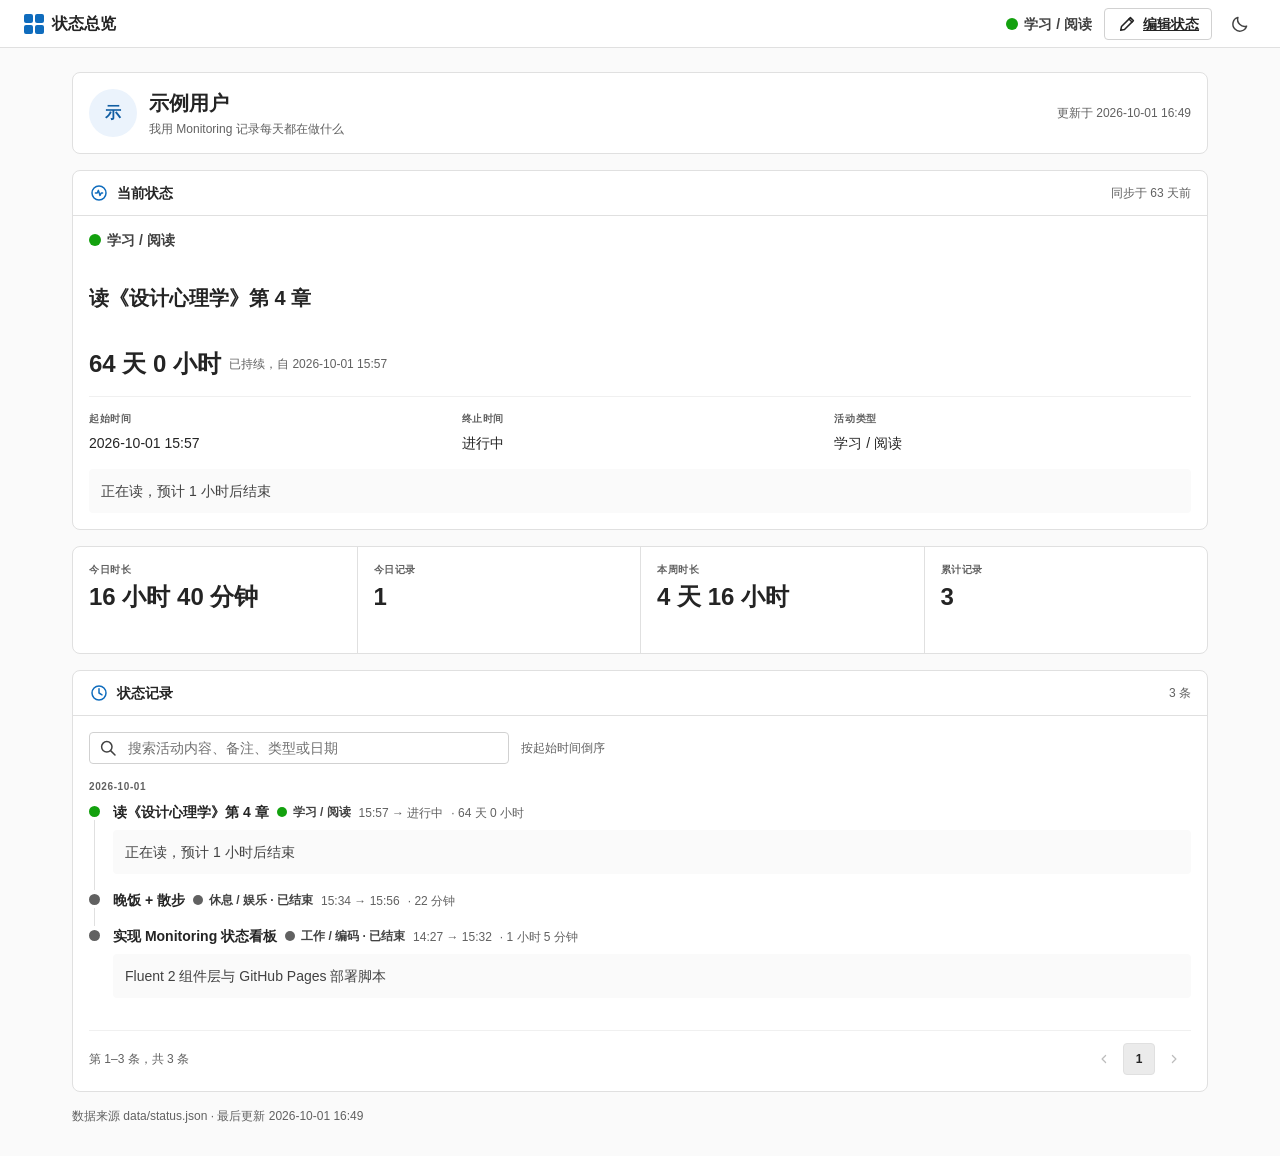
<file: index.html>
<!DOCTYPE html>
<html lang="zh-CN">
<head>
<meta charset="utf-8">
<meta name="viewport" content="width=device-width, initial-scale=1">
<title>Monitoring · 状态总览</title>
<meta name="description" content="实时查看当前状态与历史状态记录（活动内容 / 起止时间 / 备注）。">
<meta name="color-scheme" content="light dark">
<script>try{var t=localStorage.getItem("monitoring:theme");if(t)document.documentElement.dataset.theme=t}catch(e){}
window.__DATA__=fetch("data/status.json").then(function(r){return r.ok?r.json():null}).catch(function(){return null});</script>
<link rel="icon" href="data:image/svg+xml,<svg xmlns='http://www.w3.org/2000/svg' viewBox='0 0 32 32'><rect width='32' height='32' rx='6' fill='%230f6cbd'/></svg>">
<link rel="stylesheet" href="assets/tokens.min.css">
<link rel="stylesheet" href="assets/app.css">
</head>
<body>
<!-- 只读展示页：无导航栏、无编辑入口，部署到 GitHub Pages 的就是这一份 -->
<svg xmlns="http://www.w3.org/2000/svg" style="display:none" aria-hidden="true">
  <symbol id="i-pulse" viewBox="0 0 20 20"><circle cx="10" cy="10" r="7"/><path d="M6.4 10h1.8l1.2-2.6 1.6 5 1.2-2.4h1.4"/></symbol>
  <symbol id="i-clock" viewBox="0 0 20 20"><circle cx="10" cy="10" r="7"/><path d="M10 5.8V10l3 1.8"/></symbol>
  <symbol id="i-info" viewBox="0 0 20 20"><circle cx="10" cy="10" r="7"/><path d="M10 9v4.6M10 6.5h.01"/></symbol>
  <symbol id="i-check" viewBox="0 0 20 20"><circle cx="10" cy="10" r="7"/><path d="M6.8 10.2l2.2 2.2 4.2-4.6"/></symbol>
  <symbol id="i-error" viewBox="0 0 20 20"><circle cx="10" cy="10" r="7"/><path d="M10 6.4v4.4M10 13.4h.01"/></symbol>
  <symbol id="i-moon" viewBox="0 0 20 20"><path d="M16.6 12.1A7 7 0 0 1 7.9 3.4a7 7 0 1 0 8.7 8.7z"/></symbol>
  <symbol id="i-sun" viewBox="0 0 20 20"><circle cx="10" cy="10" r="3.4"/><path d="M10 2.6v1.6M10 15.8v1.6M17.4 10h-1.6M4.2 10H2.6M15.2 4.8l-1.1 1.1M5.9 14.1l-1.1 1.1M15.2 15.2l-1.1-1.1M5.9 5.9 4.8 4.8"/></symbol>
  <symbol id="i-search" viewBox="0 0 20 20"><circle cx="8.8" cy="8.8" r="5.2"/><path d="M12.6 12.6 17 17"/></symbol>
  <symbol id="i-chevron-left" viewBox="0 0 20 20"><path d="M12 5.6 7.6 10 12 14.4"/></symbol>
  <symbol id="i-chevron-right" viewBox="0 0 20 20"><path d="M8 5.6 12.4 10 8 14.4"/></symbol>
</svg>

<div class="main">
  <header class="commandbar">
    <span class="commandbar__brand">
      <span class="rail__logo" aria-hidden="true"><i></i><i></i><i></i><i></i></span>
      <span class="commandbar__title">状态总览</span>
    </span>
    <span class="commandbar__spacer"></span>
    <span class="presence presence--large presence--offline" id="me-presence"><span class="presence__dot"></span><span data-me-state>加载中</span></span>
    <button class="btn btn--subtle btn--icon" type="button" data-theme-toggle aria-label="切换主题"></button>
  </header>

  <main class="content">
    <div class="stack">
      <div class="banner" id="local-banner" hidden>
        <svg class="icon" width="16" height="16" viewBox="0 0 20 20" fill="none" stroke="currentColor" stroke-width="1.5" stroke-linecap="round" stroke-linejoin="round" aria-hidden="true"><use href="#i-info"></use></svg>
        <span>本机存在未发布的修改，当前显示的是本地版本。</span>
      </div>

      <section class="card">
        <div class="identity">
          <span class="avatar avatar--lg" data-avatar aria-hidden="true">M</span>
          <div class="stack-xs grow">
            <h1 class="subtitle1" id="owner-name">Monitoring</h1>
            <p class="caption1" id="owner-bio"></p>
          </div>
          <span class="caption1" id="updated-at"></span>
        </div>
      </section>

      <section class="card card--flush" aria-live="polite">
        <div class="card__head">
          <svg class="icon" width="20" height="20" viewBox="0 0 20 20" fill="none" stroke="currentColor" stroke-width="1.5" stroke-linecap="round" stroke-linejoin="round" aria-hidden="true"><use href="#i-pulse"></use></svg>
          <span class="card__title">当前状态</span>
          <span class="grow"></span>
          <span class="caption1" id="hero-since"></span>
        </div>
        <div class="card__body" data-hero></div>
      </section>

      <section class="metrics" id="metrics" aria-label="时间统计"></section>

      <section class="card card--flush">
        <div class="card__head">
          <svg class="icon" width="20" height="20" viewBox="0 0 20 20" fill="none" stroke="currentColor" stroke-width="1.5" stroke-linecap="round" stroke-linejoin="round" aria-hidden="true"><use href="#i-clock"></use></svg>
          <span class="card__title">状态记录</span>
          <span class="grow"></span>
          <span class="caption1" id="record-count"></span>
        </div>
        <div class="card__body">
          <div class="list-toolbar">
            <label class="search" for="q">
              <svg class="icon" width="20" height="20" viewBox="0 0 20 20" fill="none" stroke="currentColor" stroke-width="1.5" stroke-linecap="round" stroke-linejoin="round" aria-hidden="true"><use href="#i-search"></use></svg>
              <input id="q" type="search" placeholder="搜索活动内容、备注、类型或日期" autocomplete="off">
            </label>
            <span class="caption1" id="result-hint"></span>
          </div>
          <div id="timeline" aria-live="polite"></div>
          <div class="pager" id="pager"></div>
        </div>
      </section>

      <p class="caption1" id="page-footer"></p>
    </div>
  </main>
</div>

<script src="assets/store.js"></script>
<script src="assets/ui.js"></script>
<script src="assets/view.js"></script>
</body>
</html>
</file>
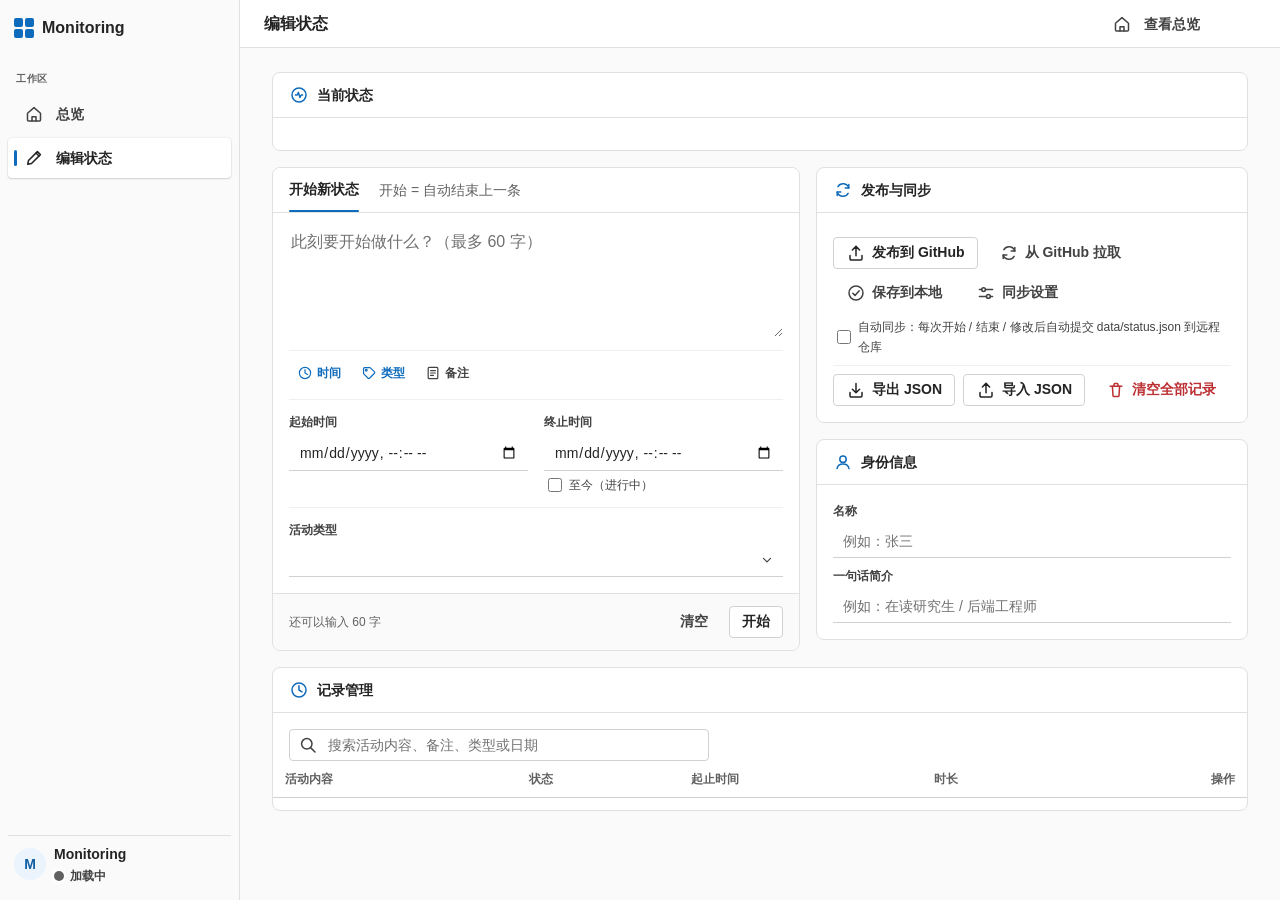
<file: edit.html>
<!DOCTYPE html>
<html lang="zh-CN">
<head>
<meta charset="utf-8">
<meta name="viewport" content="width=device-width, initial-scale=1">
<title>Monitoring · 编辑状态</title>
<meta name="color-scheme" content="light dark">
<script>try{var t=localStorage.getItem("monitoring:theme");if(t)document.documentElement.dataset.theme=t}catch(e){}
window.__DATA__=fetch("data/status.json").then(function(r){return r.ok?r.json():null}).catch(function(){return null});</script>
<link rel="icon" href="data:image/svg+xml,<svg xmlns='http://www.w3.org/2000/svg' viewBox='0 0 32 32'><rect width='32' height='32' rx='6' fill='%230f6cbd'/></svg>">
<link rel="prefetch" href="index.html">
<link rel="stylesheet" href="assets/tokens.min.css">
<link rel="stylesheet" href="assets/app.css">
</head>
<body>
<!-- 本地管理页：不会部署到 GitHub Pages（Pages 白名单只含 index.html 与只读资源） -->
<svg xmlns="http://www.w3.org/2000/svg" style="display:none" aria-hidden="true">
  <symbol id="i-home" viewBox="0 0 20 20"><path d="M3.5 9.2 10 3.6l6.5 5.6V16a1 1 0 0 1-1 1h-11a1 1 0 0 1-1-1z"/><path d="M8 17v-4.2h4V17"/></symbol>
  <symbol id="i-edit" viewBox="0 0 20 20"><path d="M13.4 3.6l3 3-8.9 8.9-3.8.8.8-3.8z"/><path d="M12 5l3 3"/></symbol>
  <symbol id="i-clock" viewBox="0 0 20 20"><circle cx="10" cy="10" r="7"/><path d="M10 5.8V10l3 1.8"/></symbol>
  <symbol id="i-tag" viewBox="0 0 20 20"><path d="M3.2 10.9V4.4a1.2 1.2 0 0 1 1.2-1.2h6.5a1.2 1.2 0 0 1 .85.35l5.1 5.1a1.2 1.2 0 0 1 0 1.7l-6.25 6.25a1.2 1.2 0 0 1-1.7 0l-5.1-5.1a1.2 1.2 0 0 1-.35-.85z"/><circle cx="6.6" cy="6.6" r="1.1"/></symbol>
  <symbol id="i-note" viewBox="0 0 20 20"><path d="M5.2 3h9.6a1.2 1.2 0 0 1 1.2 1.2v11.6a1.2 1.2 0 0 1-1.2 1.2H5.2A1.2 1.2 0 0 1 4 15.8V4.2A1.2 1.2 0 0 1 5.2 3z"/><path d="M7 7h6M7 10h6M7 13h3.5"/></symbol>
  <symbol id="i-pulse" viewBox="0 0 20 20"><circle cx="10" cy="10" r="7"/><path d="M6.4 10h1.8l1.2-2.6 1.6 5 1.2-2.4h1.4"/></symbol>
  <symbol id="i-check" viewBox="0 0 20 20"><circle cx="10" cy="10" r="7"/><path d="M6.8 10.2l2.2 2.2 4.2-4.6"/></symbol>
  <symbol id="i-error" viewBox="0 0 20 20"><circle cx="10" cy="10" r="7"/><path d="M10 6.4v4.4M10 13.4h.01"/></symbol>
  <symbol id="i-moon" viewBox="0 0 20 20"><path d="M16.6 12.1A7 7 0 0 1 7.9 3.4a7 7 0 1 0 8.7 8.7z"/></symbol>
  <symbol id="i-sun" viewBox="0 0 20 20"><circle cx="10" cy="10" r="3.4"/><path d="M10 2.6v1.6M10 15.8v1.6M17.4 10h-1.6M4.2 10H2.6M15.2 4.8l-1.1 1.1M5.9 14.1l-1.1 1.1M15.2 15.2l-1.1-1.1M5.9 5.9 4.8 4.8"/></symbol>
  <symbol id="i-upload" viewBox="0 0 20 20"><path d="M10 12.8V3.4M6.4 7 10 3.4 13.6 7"/><path d="M4 12.4v3.4a1.2 1.2 0 0 0 1.2 1.2h9.6a1.2 1.2 0 0 0 1.2-1.2v-3.4"/></symbol>
  <symbol id="i-download" viewBox="0 0 20 20"><path d="M10 3.4v9.4M6.4 9.2 10 12.8l3.6-3.6"/><path d="M4 12.4v3.4a1.2 1.2 0 0 0 1.2 1.2h9.6a1.2 1.2 0 0 0 1.2-1.2v-3.4"/></symbol>
  <symbol id="i-sync" viewBox="0 0 20 20"><path d="M15.8 8A6 6 0 0 0 4.9 6.6M4.2 12A6 6 0 0 0 15.1 13.4"/><path d="M15.8 4.4V8h-3.6M4.2 15.6V12h3.6"/></symbol>
  <symbol id="i-options" viewBox="0 0 20 20"><path d="M3.4 6.6h2.3M9.5 6.6h7.1M3.4 13.4h7.1M14.3 13.4h2.3"/><circle cx="7.6" cy="6.6" r="1.9"/><circle cx="12.4" cy="13.4" r="1.9"/></symbol>
  <symbol id="i-stop" viewBox="0 0 20 20"><rect x="5.4" y="5.4" width="9.2" height="9.2" rx="1.6"/></symbol>
  <symbol id="i-delete" viewBox="0 0 20 20"><path d="M4.2 6.2h11.6"/><path d="M8 6.2V4.6a1 1 0 0 1 1-1h2a1 1 0 0 1 1 1v1.6"/><path d="M6.4 6.2l.6 9.4a1.1 1.1 0 0 0 1.1 1h3.8a1.1 1.1 0 0 0 1.1-1l.6-9.4"/></symbol>
  <symbol id="i-chevron" viewBox="0 0 20 20"><path d="M5.6 8l4.4 4.4L14.4 8"/></symbol>
  <symbol id="i-search" viewBox="0 0 20 20"><circle cx="8.8" cy="8.8" r="5.2"/><path d="M12.6 12.6 17 17"/></symbol>
  <symbol id="i-chevron-left" viewBox="0 0 20 20"><path d="M12 5.6 7.6 10 12 14.4"/></symbol>
  <symbol id="i-chevron-right" viewBox="0 0 20 20"><path d="M8 5.6 12.4 10 8 14.4"/></symbol>
  <symbol id="i-person" viewBox="0 0 20 20"><circle cx="10" cy="7.2" r="3.2"/><path d="M4 16.6c.6-3.2 3-4.6 6-4.6s5.4 1.4 6 4.6"/></symbol>
</svg>

<div class="layout">
  <nav class="rail" aria-label="主导航">
    <div class="rail__brand">
      <span class="rail__logo" aria-hidden="true"><i></i><i></i><i></i><i></i></span>
      <span>Monitoring</span>
    </div>
    <p class="caption2 rail__label">工作区</p>
    <a class="navitem" href="index.html">
      <svg class="icon" width="20" height="20" viewBox="0 0 20 20" fill="none" stroke="currentColor" stroke-width="1.5" stroke-linecap="round" stroke-linejoin="round" aria-hidden="true"><use href="#i-home"></use></svg>
      <span>总览</span>
    </a>
    <a class="navitem" href="edit.html" aria-current="page">
      <svg class="icon" width="20" height="20" viewBox="0 0 20 20" fill="none" stroke="currentColor" stroke-width="1.5" stroke-linecap="round" stroke-linejoin="round" aria-hidden="true"><use href="#i-edit"></use></svg>
      <span>编辑状态</span>
    </a>
    <div class="rail__spacer"></div>
    <div class="rail__me">
      <span class="avatar" data-avatar aria-hidden="true">M</span>
      <div class="stack-xs">
        <span class="body1Strong" data-me-name>Monitoring</span>
        <span class="presence presence--offline"><span class="presence__dot"></span><span data-me-state>加载中</span></span>
      </div>
    </div>
  </nav>

  <div class="main">
    <header class="commandbar">
      <span class="commandbar__title">编辑状态</span>
      <nav class="commandbar__nav" aria-label="移动端导航">
        <a class="btn btn--subtle btn--icon" href="index.html" aria-label="状态总览" title="状态总览">
          <svg class="icon" width="20" height="20" viewBox="0 0 20 20" fill="none" stroke="currentColor" stroke-width="1.5" stroke-linecap="round" stroke-linejoin="round" aria-hidden="true"><use href="#i-home"></use></svg>
        </a>
        <a class="btn btn--subtle btn--icon" href="edit.html" aria-current="page" aria-label="编辑状态" title="编辑状态">
          <svg class="icon" width="20" height="20" viewBox="0 0 20 20" fill="none" stroke="currentColor" stroke-width="1.5" stroke-linecap="round" stroke-linejoin="round" aria-hidden="true"><use href="#i-edit"></use></svg>
        </a>
      </nav>
      <span class="commandbar__spacer"></span>
      <a class="navitem navitem--bar" href="index.html">
        <svg class="icon" width="20" height="20" viewBox="0 0 20 20" fill="none" stroke="currentColor" stroke-width="1.5" stroke-linecap="round" stroke-linejoin="round" aria-hidden="true"><use href="#i-home"></use></svg>
        <span>查看总览</span>
      </a>
      <button class="btn btn--subtle btn--icon" type="button" data-theme-toggle aria-label="切换主题"></button>
    </header>

    <main class="content">
      <div class="stack">
        <!-- 1. 当前状态控制台：开始 / 结束 的唯一主操作区 -->
        <section class="card card--flush" aria-live="polite">
          <div class="card__head">
            <svg class="icon" width="20" height="20" viewBox="0 0 20 20" fill="none" stroke="currentColor" stroke-width="1.5" stroke-linecap="round" stroke-linejoin="round" aria-hidden="true"><use href="#i-pulse"></use></svg>
            <span class="card__title">当前状态</span>
            <span class="grow"></span>
            <span class="caption1" id="sync-flag"></span>
          </div>
          <div class="card__body" id="now-body"></div>
        </section>

        <div class="grid-2">
          <!-- 2. 左：开始新状态 / 补记 / 编辑 -->
          <section class="composer" aria-label="状态编辑器">
            <div class="composer__tabs" role="tablist">
              <button class="composer__tab" role="tab" aria-selected="true" id="composer-tab">开始新状态</button>
              <span class="composer__tab composer__tab--muted">开始 = 自动结束上一条</span>
            </div>

            <div class="composer__body">
              <div class="now-hint" id="running-hint" hidden></div>
              <label class="hide" for="activity">活动内容</label>
              <textarea class="composer__editable" id="activity" maxlength="60"
                placeholder="此刻要开始做什么？（最多 60 字）"></textarea>

              <div class="composer__toolbar">
                <button class="tool" type="button" data-toggle="time" aria-expanded="true">
                  <svg class="icon" width="16" height="16" viewBox="0 0 20 20" fill="none" stroke="currentColor" stroke-width="1.5" stroke-linecap="round" stroke-linejoin="round" aria-hidden="true"><use href="#i-clock"></use></svg>
                  时间
                </button>
                <button class="tool" type="button" data-toggle="kind" aria-expanded="true">
                  <svg class="icon" width="16" height="16" viewBox="0 0 20 20" fill="none" stroke="currentColor" stroke-width="1.5" stroke-linecap="round" stroke-linejoin="round" aria-hidden="true"><use href="#i-tag"></use></svg>
                  类型
                </button>
                <button class="tool" type="button" data-toggle="note" aria-expanded="false">
                  <svg class="icon" width="16" height="16" viewBox="0 0 20 20" fill="none" stroke="currentColor" stroke-width="1.5" stroke-linecap="round" stroke-linejoin="round" aria-hidden="true"><use href="#i-note"></use></svg>
                  备注
                </button>
                <span class="grow"></span>
                <span class="caption1" id="editing-hint"></span>
              </div>

              <div class="composer__panel" id="panel-time">
                <div class="field">
                  <label class="field__label" for="start">起始时间</label>
                  <input class="input" type="datetime-local" id="start">
                </div>
                <div class="field">
                  <label class="field__label" for="end">终止时间</label>
                  <input class="input" type="datetime-local" id="end">
                  <label class="check" for="ongoing"><input type="checkbox" id="ongoing"> 至今（进行中）</label>
                </div>
              </div>

              <div class="composer__panel" id="panel-kind">
                <div class="field">
                  <label class="field__label" for="kind">活动类型</label>
                  <span class="select-wrap">
                    <select class="select" id="kind"></select>
                    <svg class="icon" width="16" height="16" viewBox="0 0 20 20" fill="none" stroke="currentColor" stroke-width="1.5" stroke-linecap="round" stroke-linejoin="round" aria-hidden="true"><use href="#i-chevron"></use></svg>
                  </span>
                </div>
              </div>

              <div class="composer__panel" id="panel-note" hidden>
                <div class="field">
                  <label class="field__label" for="note">备注</label>
                  <textarea class="textarea" id="note" maxlength="1000" placeholder="补充说明，会显示在记录卡片里"></textarea>
                </div>
              </div>
            </div>

            <div class="composer__footer">
              <span class="counter" id="counter">还可以输入 60 字</span>
              <div class="row">
                <button class="btn btn--subtle hide" id="cancel-edit" type="button">取消编辑</button>
                <button class="btn btn--subtle" id="reset-btn" type="button">清空</button>
                <button class="btn btn--secondary" id="submit-btn" type="button">开始</button>
              </div>
            </div>
          </section>

          <!-- 3. 右：同步 / 身份 -->
          <div class="stack">
            <section class="card card--flush">
              <div class="card__head">
                <svg class="icon" width="20" height="20" viewBox="0 0 20 20" fill="none" stroke="currentColor" stroke-width="1.5" stroke-linecap="round" stroke-linejoin="round" aria-hidden="true"><use href="#i-sync"></use></svg>
                <span class="card__title">发布与同步</span>
              </div>
              <div class="card__body stack-s">
                <div class="row" id="sync-state"></div>
                <div class="actions-row">
                  <button class="btn btn--secondary" id="push-btn" type="button">
                    <svg class="icon" width="20" height="20" viewBox="0 0 20 20" fill="none" stroke="currentColor" stroke-width="1.5" stroke-linecap="round" stroke-linejoin="round" aria-hidden="true"><use href="#i-upload"></use></svg>
                    <span>发布到 GitHub</span>
                  </button>
                  <button class="btn btn--subtle" id="pull-btn" type="button">
                    <svg class="icon" width="20" height="20" viewBox="0 0 20 20" fill="none" stroke="currentColor" stroke-width="1.5" stroke-linecap="round" stroke-linejoin="round" aria-hidden="true"><use href="#i-sync"></use></svg>
                    <span>从 GitHub 拉取</span>
                  </button>
                  <button class="btn btn--subtle" id="save-local" type="button">
                    <svg class="icon" width="20" height="20" viewBox="0 0 20 20" fill="none" stroke="currentColor" stroke-width="1.5" stroke-linecap="round" stroke-linejoin="round" aria-hidden="true"><use href="#i-check"></use></svg>
                    <span>保存到本地</span>
                  </button>
                  <button class="btn btn--subtle" id="sync-btn" type="button">
                    <svg class="icon" width="20" height="20" viewBox="0 0 20 20" fill="none" stroke="currentColor" stroke-width="1.5" stroke-linecap="round" stroke-linejoin="round" aria-hidden="true"><use href="#i-options"></use></svg>
                    <span>同步设置</span>
                  </button>
                </div>
                <label class="check" for="auto-sync">
                  <input type="checkbox" id="auto-sync">
                  自动同步：每次开始 / 结束 / 修改后自动提交 data/status.json 到远程仓库
                </label>
                <hr class="divider">
                <div class="actions-row">
                  <button class="btn btn--secondary" id="export-btn" type="button">
                    <svg class="icon" width="20" height="20" viewBox="0 0 20 20" fill="none" stroke="currentColor" stroke-width="1.5" stroke-linecap="round" stroke-linejoin="round" aria-hidden="true"><use href="#i-download"></use></svg>
                    <span>导出 JSON</span>
                  </button>
                  <button class="btn btn--secondary" id="import-btn" type="button">
                    <svg class="icon" width="20" height="20" viewBox="0 0 20 20" fill="none" stroke="currentColor" stroke-width="1.5" stroke-linecap="round" stroke-linejoin="round" aria-hidden="true"><use href="#i-upload"></use></svg>
                    <span>导入 JSON</span>
                  </button>
                  <input class="hide" type="file" id="import-file" accept="application/json">
                  <button class="btn btn--danger" id="clear-btn" type="button">
                    <svg class="icon" width="20" height="20" viewBox="0 0 20 20" fill="none" stroke="currentColor" stroke-width="1.5" stroke-linecap="round" stroke-linejoin="round" aria-hidden="true"><use href="#i-delete"></use></svg>
                    <span>清空全部记录</span>
                  </button>
                </div>
              </div>
            </section>

            <section class="card card--flush">
              <div class="card__head">
                <svg class="icon" width="20" height="20" viewBox="0 0 20 20" fill="none" stroke="currentColor" stroke-width="1.5" stroke-linecap="round" stroke-linejoin="round" aria-hidden="true"><use href="#i-person"></use></svg>
                <span class="card__title">身份信息</span>
              </div>
              <div class="card__body stack-s">
                <div class="field">
                  <label class="field__label" for="owner-name">名称</label>
                  <input class="input" id="owner-name" maxlength="40" placeholder="例如：张三">
                </div>
                <div class="field">
                  <label class="field__label" for="owner-bio">一句话简介</label>
                  <input class="input" id="owner-bio" maxlength="200" placeholder="例如：在读研究生 / 后端工程师">
                </div>
              </div>
            </section>
          </div>
        </div>

        <!-- 4. 记录管理 -->
        <section class="card card--flush">
          <div class="card__head">
            <svg class="icon" width="20" height="20" viewBox="0 0 20 20" fill="none" stroke="currentColor" stroke-width="1.5" stroke-linecap="round" stroke-linejoin="round" aria-hidden="true"><use href="#i-clock"></use></svg>
            <span class="card__title">记录管理</span>
            <span class="grow"></span>
            <span class="caption1" id="count-hint"></span>
          </div>
          <div class="list-toolbar list-toolbar--card">
            <label class="search" for="records-q">
              <svg class="icon" width="20" height="20" viewBox="0 0 20 20" fill="none" stroke="currentColor" stroke-width="1.5" stroke-linecap="round" stroke-linejoin="round" aria-hidden="true"><use href="#i-search"></use></svg>
              <input id="records-q" type="search" placeholder="搜索活动内容、备注、类型或日期" autocomplete="off">
            </label>
            <span class="caption1" id="records-hint"></span>
          </div>
          <div class="table-scroll">
            <table class="table">
              <thead>
                <tr><th>活动内容</th><th>状态</th><th>起止时间</th><th>时长</th><th>操作</th></tr>
              </thead>
              <tbody id="records"></tbody>
            </table>
          </div>
          <div id="records-empty"></div>
          <div class="pager pager--card" id="records-pager"></div>
        </section>

        <p class="caption1" id="page-footer"></p>
      </div>
    </main>
  </div>
</div>

<!-- 同步设置对话框 -->
<div class="dialog-backdrop hide" id="sync-dialog" role="dialog" aria-modal="true" aria-labelledby="sync-title">
  <div class="dialog stack">
    <div class="row row--top">
      <span class="avatar" aria-hidden="true"><svg class="icon" width="20" height="20" viewBox="0 0 20 20" fill="none" stroke="currentColor" stroke-width="1.5" stroke-linecap="round" stroke-linejoin="round"><use href="#i-sync"></use></svg></span>
      <div class="stack-xs">
        <h2 class="subtitle2" id="sync-title">GitHub 同步设置</h2>
        <p class="caption1">每次开始 / 结束 / 修改都会重新生成 <span class="mono">data/status.json</span> 的内容并提交到仓库，GitHub Pages 随后自动重新发布。Token 只存在本机 localStorage；建议使用只勾选 <span class="mono">Contents: Read and write</span> 的细粒度 Token。</p>
      </div>
    </div>
    <div class="field">
      <label class="field__label" for="cfg-owner">仓库所有者（用户名或组织）</label>
      <input class="input" id="cfg-owner" placeholder="octocat">
    </div>
    <div class="field">
      <label class="field__label" for="cfg-repo">仓库名</label>
      <input class="input" id="cfg-repo" placeholder="Monitoring">
    </div>
    <div class="field">
      <label class="field__label" for="cfg-branch">分支</label>
      <input class="input" id="cfg-branch" placeholder="main">
    </div>
    <div class="field">
      <label class="field__label" for="cfg-path">数据文件路径</label>
      <input class="input" id="cfg-path" placeholder="data/status.json">
    </div>
    <div class="field">
      <label class="field__label" for="cfg-token">个人访问令牌（PAT）</label>
      <input class="input" id="cfg-token" type="password" placeholder="github_pat_..." autocomplete="off">
    </div>
    <label class="check" for="cfg-auto">
      <input type="checkbox" id="cfg-auto">
      保存后开启自动同步
    </label>
    <div class="row row--between">
      <button class="btn btn--danger" id="sync-clear" type="button">清除配置</button>
      <span class="grow"></span>
      <button class="btn btn--subtle" id="sync-cancel" type="button">取消</button>
      <button class="btn btn--primary" id="sync-save" type="button">保存设置</button>
    </div>
  </div>
</div>

<script src="assets/store.js"></script>
<script src="assets/ui.js"></script>
<script src="assets/edit.js"></script>
</body>
</html>
</file>
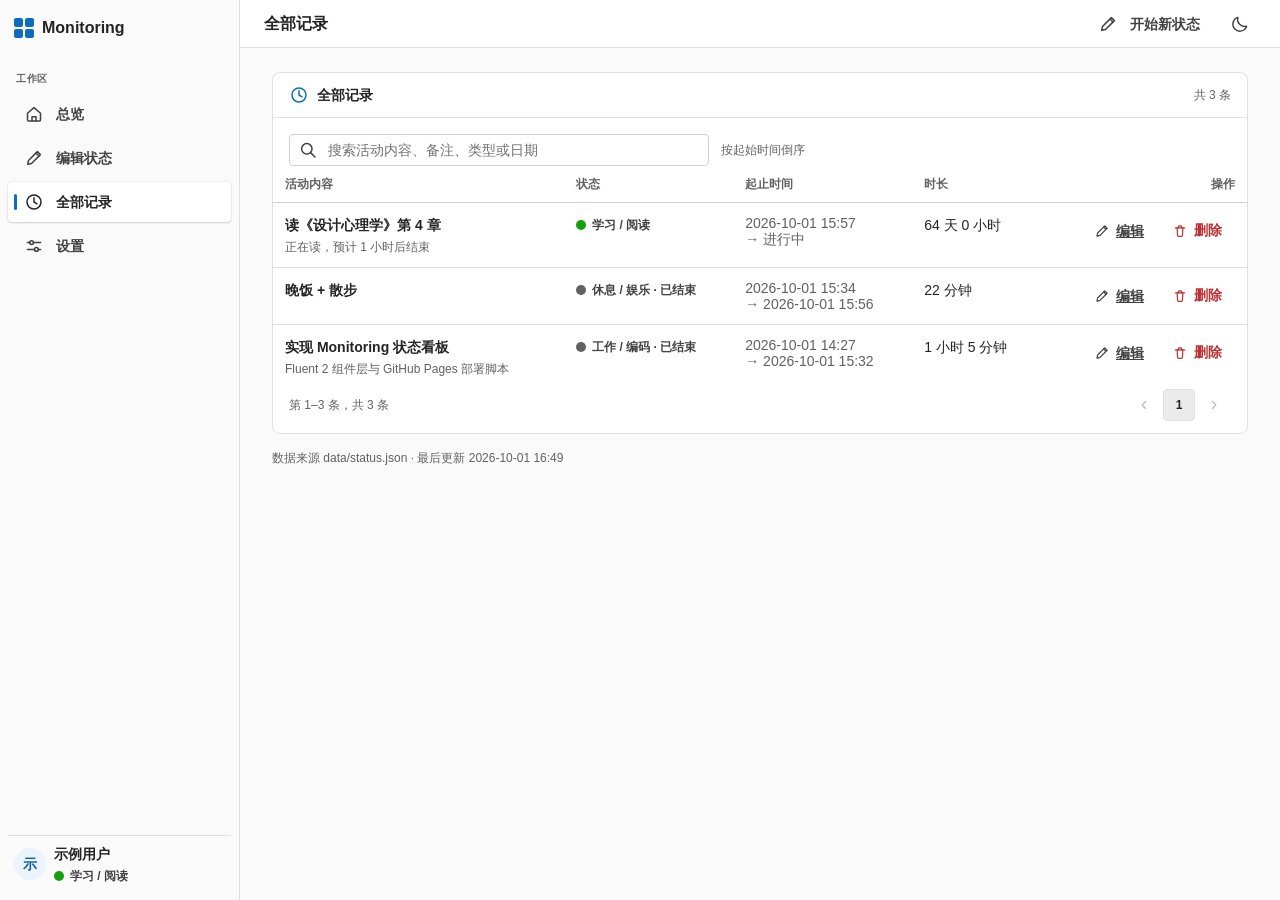
<file: records.html>
<!DOCTYPE html>
<html lang="zh-CN">
<head>
<meta charset="utf-8">
<meta name="viewport" content="width=device-width, initial-scale=1">
<title>Monitoring · 全部记录</title>
<meta name="color-scheme" content="light dark">
<script>try{var t=localStorage.getItem("monitoring:theme");if(t)document.documentElement.dataset.theme=t}catch(e){}
window.__DATA__=fetch("data/status.json").then(function(r){return r.ok?r.json():null}).catch(function(){return null});</script>
<link rel="icon" href="data:image/svg+xml,<svg xmlns='http://www.w3.org/2000/svg' viewBox='0 0 32 32'><rect width='32' height='32' rx='6' fill='%230f6cbd'/></svg>">
<link rel="stylesheet" href="assets/tokens.min.css">
<link rel="stylesheet" href="assets/app.css">
</head>
<body>
<!-- 本地管理页之二：全部记录（搜索 / 翻页 / 结束 / 编辑 / 删除）。不部署到 GitHub Pages。 -->
<svg xmlns="http://www.w3.org/2000/svg" style="display:none" aria-hidden="true">
  <symbol id="i-home" viewBox="0 0 20 20"><path d="M3.5 9.2 10 3.6l6.5 5.6V16a1 1 0 0 1-1 1h-11a1 1 0 0 1-1-1z"/><path d="M8 17v-4.2h4V17"/></symbol>
  <symbol id="i-edit" viewBox="0 0 20 20"><path d="M13.4 3.6l3 3-8.9 8.9-3.8.8.8-3.8z"/><path d="M12 5l3 3"/></symbol>
  <symbol id="i-clock" viewBox="0 0 20 20"><circle cx="10" cy="10" r="7"/><path d="M10 5.8V10l3 1.8"/></symbol>
  <symbol id="i-options" viewBox="0 0 20 20"><path d="M3.4 6.6h2.3M9.5 6.6h7.1M3.4 13.4h7.1M14.3 13.4h2.3"/><circle cx="7.6" cy="6.6" r="1.9"/><circle cx="12.4" cy="13.4" r="1.9"/></symbol>
  <symbol id="i-delete" viewBox="0 0 20 20"><path d="M4.2 6.2h11.6"/><path d="M8 6.2V4.6a1 1 0 0 1 1-1h2a1 1 0 0 1 1 1v1.6"/><path d="M6.4 6.2l.6 9.4a1.1 1.1 0 0 0 1.1 1h3.8a1.1 1.1 0 0 0 1.1-1l.6-9.4"/></symbol>
  <symbol id="i-search" viewBox="0 0 20 20"><circle cx="8.8" cy="8.8" r="5.2"/><path d="M12.6 12.6 17 17"/></symbol>
  <symbol id="i-chevron-left" viewBox="0 0 20 20"><path d="M12 5.6 7.6 10 12 14.4"/></symbol>
  <symbol id="i-chevron-right" viewBox="0 0 20 20"><path d="M8 5.6 12.4 10 8 14.4"/></symbol>
  <symbol id="i-check" viewBox="0 0 20 20"><circle cx="10" cy="10" r="7"/><path d="M6.8 10.2l2.2 2.2 4.2-4.6"/></symbol>
  <symbol id="i-error" viewBox="0 0 20 20"><circle cx="10" cy="10" r="7"/><path d="M10 6.4v4.4M10 13.4h.01"/></symbol>
  <symbol id="i-moon" viewBox="0 0 20 20"><path d="M16.6 12.1A7 7 0 0 1 7.9 3.4a7 7 0 1 0 8.7 8.7z"/></symbol>
  <symbol id="i-sun" viewBox="0 0 20 20"><circle cx="10" cy="10" r="3.4"/><path d="M10 2.6v1.6M10 15.8v1.6M17.4 10h-1.6M4.2 10H2.6M15.2 4.8l-1.1 1.1M5.9 14.1l-1.1 1.1M15.2 15.2l-1.1-1.1M5.9 5.9 4.8 4.8"/></symbol>
</svg>

<div class="layout">
  <nav class="rail" aria-label="主导航">
    <div class="rail__brand">
      <span class="rail__logo" aria-hidden="true"><i></i><i></i><i></i><i></i></span>
      <span>Monitoring</span>
    </div>
    <p class="caption2 rail__label">工作区</p>
    <a class="navitem" href="index.html">
      <svg class="icon" width="20" height="20" viewBox="0 0 20 20" fill="none" stroke="currentColor" stroke-width="1.5" stroke-linecap="round" stroke-linejoin="round" aria-hidden="true"><use href="#i-home"></use></svg>
      <span>总览</span>
    </a>
    <a class="navitem" href="edit.html">
      <svg class="icon" width="20" height="20" viewBox="0 0 20 20" fill="none" stroke="currentColor" stroke-width="1.5" stroke-linecap="round" stroke-linejoin="round" aria-hidden="true"><use href="#i-edit"></use></svg>
      <span>编辑状态</span>
    </a>
    <a class="navitem" href="records.html" aria-current="page">
      <svg class="icon" width="20" height="20" viewBox="0 0 20 20" fill="none" stroke="currentColor" stroke-width="1.5" stroke-linecap="round" stroke-linejoin="round" aria-hidden="true"><use href="#i-clock"></use></svg>
      <span>全部记录</span>
    </a>
    <a class="navitem" href="settings.html">
      <svg class="icon" width="20" height="20" viewBox="0 0 20 20" fill="none" stroke="currentColor" stroke-width="1.5" stroke-linecap="round" stroke-linejoin="round" aria-hidden="true"><use href="#i-options"></use></svg>
      <span>设置</span>
    </a>
    <div class="rail__spacer"></div>
    <div class="rail__me">
      <span class="avatar" data-avatar aria-hidden="true">M</span>
      <div class="stack-xs">
        <span class="body1Strong" data-me-name>Monitoring</span>
        <span class="presence presence--offline"><span class="presence__dot"></span><span data-me-state>加载中</span></span>
      </div>
    </div>
  </nav>

  <div class="main">
    <header class="commandbar">
      <span class="commandbar__title">全部记录</span>
      <nav class="commandbar__nav" aria-label="页面导航">
        <a class="btn btn--subtle btn--icon" href="index.html" aria-label="总览" title="总览">
          <svg class="icon" width="20" height="20" viewBox="0 0 20 20" fill="none" stroke="currentColor" stroke-width="1.5" stroke-linecap="round" stroke-linejoin="round" aria-hidden="true"><use href="#i-home"></use></svg>
        </a>
        <a class="btn btn--subtle btn--icon" href="edit.html" aria-label="编辑状态" title="编辑状态">
          <svg class="icon" width="20" height="20" viewBox="0 0 20 20" fill="none" stroke="currentColor" stroke-width="1.5" stroke-linecap="round" stroke-linejoin="round" aria-hidden="true"><use href="#i-edit"></use></svg>
        </a>
        <a class="btn btn--subtle btn--icon" href="records.html" aria-current="page" aria-label="全部记录" title="全部记录">
          <svg class="icon" width="20" height="20" viewBox="0 0 20 20" fill="none" stroke="currentColor" stroke-width="1.5" stroke-linecap="round" stroke-linejoin="round" aria-hidden="true"><use href="#i-clock"></use></svg>
        </a>
        <a class="btn btn--subtle btn--icon" href="settings.html" aria-label="设置" title="设置">
          <svg class="icon" width="20" height="20" viewBox="0 0 20 20" fill="none" stroke="currentColor" stroke-width="1.5" stroke-linecap="round" stroke-linejoin="round" aria-hidden="true"><use href="#i-options"></use></svg>
        </a>
      </nav>
      <span class="commandbar__spacer"></span>
      <a class="navitem navitem--bar" href="edit.html">
        <svg class="icon" width="20" height="20" viewBox="0 0 20 20" fill="none" stroke="currentColor" stroke-width="1.5" stroke-linecap="round" stroke-linejoin="round" aria-hidden="true"><use href="#i-edit"></use></svg>
        <span>开始新状态</span>
      </a>
      <button class="btn btn--subtle btn--icon" type="button" data-theme-toggle aria-label="切换主题"></button>
    </header>

    <main class="content">
      <div class="stack">
        <section class="card card--flush">
          <div class="card__head">
            <svg class="icon" width="20" height="20" viewBox="0 0 20 20" fill="none" stroke="currentColor" stroke-width="1.5" stroke-linecap="round" stroke-linejoin="round" aria-hidden="true"><use href="#i-clock"></use></svg>
            <span class="card__title">全部记录</span>
            <span class="grow"></span>
            <span class="caption1" id="count-hint"></span>
          </div>
          <div class="list-toolbar list-toolbar--card">
            <label class="search" for="records-q">
              <svg class="icon" width="20" height="20" viewBox="0 0 20 20" fill="none" stroke="currentColor" stroke-width="1.5" stroke-linecap="round" stroke-linejoin="round" aria-hidden="true"><use href="#i-search"></use></svg>
              <input id="records-q" type="search" placeholder="搜索活动内容、备注、类型或日期" autocomplete="off">
            </label>
            <span class="caption1" id="records-hint"></span>
          </div>
          <div class="table-scroll">
            <table class="table">
              <thead>
                <tr><th>活动内容</th><th>状态</th><th>起止时间</th><th>时长</th><th>操作</th></tr>
              </thead>
              <tbody id="records"></tbody>
            </table>
          </div>
          <div id="records-empty"></div>
          <div class="pager pager--card" id="records-pager"></div>
        </section>

        <p class="caption1" id="page-footer"></p>
      </div>
    </main>
  </div>
</div>

<script src="assets/store.js"></script>
<script src="assets/ui.js"></script>
<script src="assets/app.js"></script>
<script src="assets/records.js"></script>
</body>
</html>
</file>
<file: assets/app.css>
/* Monitoring — Fluent 2 组件层（Microsoft 设计语言）
   规则：只用 tokens.min.css 的官方 token；间距走 8px 栅格；控件 4px / 卡片 8px / 胶囊 circular；
   导航用中性色，主色只出现在选中指示条、当前状态与唯一主按钮上。 */

:root {
  /* tokens.min.css 未收录的少数 token 的官方等价映射 */
  --colorNeutralStrokeAccessible: var(--colorNeutralStroke1);
  --colorNeutralStrokeAccessibleHover: var(--colorNeutralStroke1Hover);
  --colorBrandForegroundLink: var(--colorBrandForeground1);
  /* Fluent presence 颜色（可用 / 离开 / 忙碌 / 离线） */
  --presenceAvailable: var(--colorPaletteLightGreenForeground3);
  --presenceAway: var(--colorPaletteMarigoldForeground3);
  --presenceBusy: var(--colorPaletteRedForeground3);
  --presenceOffline: var(--colorNeutralForeground3);
}

*,
*::before,
*::after { box-sizing: border-box; }

html, body { height: 100%; }

body {
  margin: 0;
  background: var(--colorNeutralBackground2);
  color: var(--colorNeutralForeground1);
  font-family: var(--fontFamilyBase);
  font-size: var(--fontSizeBase300);
  line-height: 20px;
  -webkit-font-smoothing: antialiased;
}

a { color: var(--colorBrandForegroundLink); }

:focus-visible {
  outline: 2px solid var(--colorStrokeFocus2);
  outline-offset: 2px;
  border-radius: var(--borderRadiusMedium);
}

svg.icon { flex: none; }

.mono { font-family: var(--fontFamilyMonospace); }

.caption2,
.num {
  font-variant-numeric: tabular-nums;
}

/* ---------- 排版 ---------- */
.title3 { font-size: var(--fontSizeBase600); line-height: 32px; font-weight: 600; margin: 0; }
.subtitle1 { font-size: var(--fontSizeBase500); line-height: 28px; font-weight: 600; margin: 0; }
.subtitle2 { font-size: var(--fontSizeBase400); line-height: 22px; font-weight: 600; margin: 0; }
.body1 { font-size: var(--fontSizeBase300); line-height: 20px; margin: 0; }
.body1Strong { font-size: var(--fontSizeBase300); line-height: 20px; font-weight: 600; margin: 0; }
.caption1 { font-size: var(--fontSizeBase200); line-height: 16px; color: var(--colorNeutralForeground3); margin: 0; }
.caption2 {
  font-size: var(--fontSizeBase100);
  line-height: 14px;
  font-weight: 600;
  letter-spacing: .6px;
  color: var(--colorNeutralForeground3);
  margin: 0;
}
.muted { color: var(--colorNeutralForeground2); }
.muted-3 { color: var(--colorNeutralForeground3); }

/* ---------- App shell：左侧导航栏 + 命令栏 + 内容区 ---------- */
.layout {
  display: grid;
  grid-template-columns: 240px minmax(0, 1fr);
  min-height: 100vh;
}

.rail {
  position: sticky;
  top: 0;
  height: 100vh;
  display: flex;
  flex-direction: column;
  gap: var(--spacingVerticalXS);
  padding: var(--spacingVerticalS);
  background: var(--colorNeutralBackground2);
  border-right: 1px solid var(--colorNeutralStroke2);
}

.rail__brand {
  display: flex;
  align-items: center;
  gap: var(--spacingHorizontalS);
  height: 40px;
  padding: 0 var(--spacingHorizontalS) 0 var(--spacingHorizontalSNudge);
  margin-bottom: var(--spacingVerticalS);
  font-size: var(--fontSizeBase400);
  font-weight: 600;
}

.rail__logo {
  display: grid;
  grid-template-columns: repeat(2, 9px);
  grid-template-rows: repeat(2, 9px);
  gap: 2px;
  color: var(--colorBrandBackground);
}

.rail__logo i { background: currentColor; border-radius: var(--borderRadiusSmall); }

.rail__label {
  padding: 0 var(--spacingHorizontalS) var(--spacingVerticalXS);
  margin-top: var(--spacingVerticalM);
}

.navitem {
  position: relative;
  display: flex;
  align-items: center;
  gap: var(--spacingHorizontalM);
  height: 40px;
  padding: 0 var(--spacingHorizontalM) 0 var(--spacingHorizontalL);
  border-radius: var(--borderRadiusMedium);
  color: var(--colorNeutralForeground2);
  font-size: var(--fontSizeBase300);
  font-weight: 600;
  text-decoration: none;
  transition: background var(--durationFaster) var(--curveEasyEase), color var(--durationFaster) var(--curveEasyEase);
}

.navitem:hover { background: var(--colorNeutralBackground1Hover); color: var(--colorNeutralForeground1); }
.navitem:active { background: var(--colorNeutralBackground3Pressed); }
.navitem[aria-current="page"] { background: var(--colorNeutralBackground1); color: var(--colorNeutralForeground1); box-shadow: var(--shadow2); }

/* Fluent 的选中指示条：品牌色小胶囊贴在栏左侧 */
.navitem[aria-current="page"]::before {
  content: "";
  position: absolute;
  left: var(--spacingHorizontalSNudge);
  top: 50%;
  width: 3px;
  height: 16px;
  transform: translateY(-50%);
  border-radius: var(--borderRadiusCircular);
  background: var(--colorCompoundBrandStroke);
}

.rail__spacer { flex: 1; }

.rail__me {
  display: flex;
  align-items: center;
  gap: var(--spacingHorizontalS);
  padding: var(--spacingVerticalS) var(--spacingHorizontalSNudge);
  border-top: 1px solid var(--colorNeutralStroke2);
  margin-top: var(--spacingVerticalXS);
}

.avatar {
  display: grid;
  place-items: center;
  flex: none;
  width: 32px;
  height: 32px;
  border-radius: var(--borderRadiusCircular);
  background: var(--colorBrandBackground2);
  color: var(--colorBrandForeground2);
  font-size: var(--fontSizeBase300);
  font-weight: 600;
  text-transform: uppercase;
}

.avatar--lg { width: 48px; height: 48px; font-size: var(--fontSizeBase400); }

.main { display: flex; flex-direction: column; min-width: 0; min-height: 100vh; }

/* 命令栏 */
.commandbar {
  position: sticky;
  top: 0;
  z-index: 20;
  display: flex;
  align-items: center;
  gap: var(--spacingHorizontalM);
  height: 48px;
  padding: 0 var(--spacingHorizontalXXL);
  background: var(--colorNeutralBackground1);
  border-bottom: 1px solid var(--colorNeutralStroke2);
}

.commandbar__title { font-size: var(--fontSizeBase400); font-weight: 600; }
.commandbar__brand { display: flex; align-items: center; gap: var(--spacingHorizontalS); }
.commandbar__nav { display: none; align-items: center; gap: var(--spacingHorizontalXXS); }
.commandbar__spacer { flex: 1; }
.commandbar__group { display: flex; align-items: center; gap: var(--spacingHorizontalXS); }

.content {
  flex: 1;
  width: 100%;
  max-width: 1200px;
  margin: 0 auto;
  padding: var(--spacingHorizontalXXL) var(--spacingHorizontalXXXL) var(--spacingVerticalXXXL);
}

.stack { display: flex; flex-direction: column; gap: var(--spacingVerticalL); }
.stack-s { display: flex; flex-direction: column; gap: var(--spacingVerticalS); }
.stack-xs { display: flex; flex-direction: column; gap: var(--spacingVerticalXS); }
.row { display: flex; align-items: center; gap: var(--spacingHorizontalS); flex-wrap: wrap; }
.row--top { align-items: flex-start; }
.row--between { justify-content: space-between; }
.grow { flex: 1; min-width: 0; }
.grid-2 {
  display: grid;
  grid-template-columns: minmax(0, 1.1fr) minmax(0, .9fr);
  gap: var(--spacingHorizontalL);
  align-items: start;
}

/* ---------- 卡片 ---------- */
.card {
  background: var(--colorNeutralBackground1);
  border: 1px solid var(--colorNeutralStroke2);
  border-radius: var(--borderRadiusXLarge);
  padding: var(--spacingHorizontalL);
}

.card--flush { padding: 0; overflow: hidden; }

.card__head {
  display: flex;
  align-items: center;
  gap: var(--spacingHorizontalS);
  padding: var(--spacingHorizontalM) var(--spacingHorizontalL);
  border-bottom: 1px solid var(--colorNeutralStroke2);
}

.card__head svg { color: var(--colorBrandForeground1); }
.card__head .grow { display: flex; align-items: center; gap: var(--spacingHorizontalS); }

.card__title {
  font-size: var(--fontSizeBase300);
  font-weight: 600;
  color: var(--colorNeutralForeground1);
}

.card__body { padding: var(--spacingHorizontalL); }

.identity { display: flex; align-items: center; gap: var(--spacingHorizontalM); }

/* ---------- 状态（Fluent presence：圆点 + 中性文字） ---------- */
.presence {
  display: inline-flex;
  align-items: center;
  gap: var(--spacingHorizontalSNudge);
  font-size: var(--fontSizeBase200);
  line-height: 16px;
  font-weight: 600;
  white-space: nowrap;
  color: var(--colorNeutralForeground2);
}

.presence__dot {
  flex: none;
  width: 10px;
  height: 10px;
  border-radius: var(--borderRadiusCircular);
  box-shadow: 0 0 0 2px var(--colorNeutralBackground1);
  background: var(--presenceOffline);
}

/* 状态文字始终保持中性色，颜色只交给圆点（Fluent presence 的规矩） */
.presence--available,
.presence--away,
.presence--busy,
.presence--offline { color: var(--colorNeutralForeground2); }

.presence--available .presence__dot { background: var(--presenceAvailable); }
.presence--away .presence__dot { background: var(--presenceAway); }
.presence--busy .presence__dot { background: var(--presenceBusy); }
.presence--offline .presence__dot { background: var(--presenceOffline); }
.presence--away,
.presence--busy { color: var(--colorNeutralForeground1); }
.presence--available { color: var(--colorNeutralForeground2); }

.presence--large { font-size: var(--fontSizeBase300); }
.presence--large .presence__dot { width: 12px; height: 12px; }

/* ---------- 指标条（Microsoft 365 管理中心的度量卡片） ---------- */
.metrics {
  display: grid;
  grid-template-columns: repeat(4, minmax(0, 1fr));
  background: var(--colorNeutralBackground1);
  border: 1px solid var(--colorNeutralStroke2);
  border-radius: var(--borderRadiusXLarge);
  overflow: hidden;
}

.metric {
  padding: var(--spacingHorizontalL);
  border-left: 1px solid var(--colorNeutralStroke2);
}

.metric:first-child { border-left: 0; }
.metric__value {
  margin-top: var(--spacingVerticalXS);
  font-family: var(--fontFamilyNumeric);
  font-size: var(--fontSizeBase600);
  line-height: 32px;
  font-weight: 600;
  white-space: nowrap;
}

/* ---------- 按钮 ---------- */
.btn {
  display: inline-flex;
  align-items: center;
  justify-content: center;
  gap: var(--spacingHorizontalSNudge);
  min-height: 32px;
  padding: 0 var(--spacingHorizontalM);
  border: 1px solid transparent;
  border-radius: var(--borderRadiusMedium);
  background: var(--colorNeutralBackground1);
  color: var(--colorNeutralForeground1);
  font-family: inherit;
  font-size: var(--fontSizeBase300);
  font-weight: 600;
  cursor: pointer;
  transition: background var(--durationFaster) var(--curveEasyEase), color var(--durationFaster) var(--curveEasyEase), border-color var(--durationFaster) var(--curveEasyEase);
}

.btn:disabled { background: var(--colorNeutralBackgroundDisabled); color: var(--colorNeutralForegroundDisabled); cursor: not-allowed; }
.btn--primary { background: var(--colorBrandBackground); color: var(--colorNeutralForegroundOnBrand); }
.btn--primary:hover:not(:disabled) { background: var(--colorBrandBackgroundHover); }
.btn--primary:active:not(:disabled) { background: var(--colorBrandBackgroundPressed); }
.btn--primary:disabled { background: var(--colorNeutralBackgroundDisabled); color: var(--colorNeutralForegroundDisabled); }
.btn--secondary { border-color: var(--colorNeutralStroke1); }
.btn--secondary:hover:not(:disabled) { background: var(--colorNeutralBackground1Hover); }
.btn--secondary:active:not(:disabled) { background: var(--colorNeutralBackground1Pressed); }
.btn--subtle { background: transparent; color: var(--colorNeutralForeground2); }
.btn--subtle:hover:not(:disabled) { background: var(--colorNeutralBackground1Hover); color: var(--colorNeutralForeground1); }
.btn--subtle:active:not(:disabled) { background: var(--colorNeutralBackground1Pressed); }
.btn--danger { color: var(--colorPaletteRedForeground1); }
.btn--danger:hover:not(:disabled) { background: var(--colorPaletteRedBackground1); }
.btn--icon { width: 32px; padding: 0; }
.btn--large { min-height: 40px; padding: 0 var(--spacingHorizontalL); font-size: var(--fontSizeBase400); }
.btn--danger-text { color: var(--colorPaletteRedForeground1); }

/* ---------- 表单（Fluent 下划线式） ---------- */
.field { display: flex; flex-direction: column; gap: var(--spacingVerticalXS); }

.field__label {
  font-size: var(--fontSizeBase200);
  font-weight: 600;
  color: var(--colorNeutralForeground2);
}

.input,
.textarea,
.select {
  width: 100%;
  font-family: inherit;
  font-size: var(--fontSizeBase300);
  line-height: 20px;
  color: var(--colorNeutralForeground1);
  background: var(--colorNeutralBackground1);
  border: none;
  border-bottom: 1px solid var(--colorNeutralStrokeAccessible);
  border-radius: var(--borderRadiusMedium) var(--borderRadiusMedium) 0 0;
  padding: 6px var(--spacingHorizontalMNudge);
  transition: border-color var(--durationFaster) var(--curveEasyEase);
}

.textarea { min-height: 76px; resize: vertical; line-height: 22px; }

.input:hover, .textarea:hover, .select:hover { border-bottom-color: var(--colorNeutralStrokeAccessibleHover); }

.input:focus, .textarea:focus, .select:focus {
  outline: none;
  border-bottom: 2px solid var(--colorBrandStroke1);
  padding-bottom: 5px;
}

.input::placeholder, .textarea::placeholder { color: var(--colorNeutralForeground4); }

.select {
  appearance: none;
  cursor: pointer;
  background-image: none;
}

.select-wrap { position: relative; display: block; }
.select-wrap svg { position: absolute; right: var(--spacingHorizontalS); top: 8px; color: var(--colorNeutralForeground2); pointer-events: none; }

.check {
  display: inline-flex;
  align-items: center;
  gap: var(--spacingHorizontalXS);
  font-size: var(--fontSizeBase200);
  color: var(--colorNeutralForeground2);
}

.check input { accent-color: var(--colorBrandBackground); width: 14px; height: 14px; }

/* ---------- QQ 空间式发表框（用 Fluent 语言重绘） ---------- */
.composer {
  background: var(--colorNeutralBackground1);
  border: 1px solid var(--colorNeutralStroke2);
  border-radius: var(--borderRadiusXLarge);
  overflow: hidden;
}

.composer__tabs {
  display: flex;
  gap: var(--spacingHorizontalXL);
  padding: 0 var(--spacingHorizontalL);
  border-bottom: 1px solid var(--colorNeutralStroke2);
  background: var(--colorNeutralBackground1);
}

.composer__tab {
  position: relative;
  padding: var(--spacingVerticalM) 0;
  border: none;
  background: none;
  font-family: inherit;
  font-size: var(--fontSizeBase300);
  font-weight: 600;
  color: var(--colorNeutralForeground2);
  cursor: pointer;
}

.composer__tab[aria-selected="true"] { color: var(--colorNeutralForeground1); }

.composer__tab[aria-selected="true"]::after {
  content: "";
  position: absolute;
  inset: auto 0 0;
  height: 2px;
  border-radius: var(--borderRadiusCircular);
  background: var(--colorCompoundBrandStroke);
}

.composer__tab--muted { cursor: default; color: var(--colorNeutralForeground3); font-weight: 400; }

.composer__body { padding: var(--spacingHorizontalL); }

.composer__editable {
  width: 100%;
  min-height: 108px;
  max-height: 320px;
  border: none;
  outline: none;
  resize: vertical;
  background: transparent;
  color: var(--colorNeutralForeground1);
  font-family: inherit;
  font-size: var(--fontSizeBase400);
  line-height: 22px;
}

.composer__editable::placeholder { color: var(--colorNeutralForeground4); }

.composer__toolbar {
  display: flex;
  align-items: center;
  gap: var(--spacingHorizontalXS);
  margin-top: var(--spacingVerticalS);
  padding-top: var(--spacingVerticalS);
  border-top: 1px solid var(--colorNeutralStroke3);
}

.tool {
  display: inline-flex;
  align-items: center;
  gap: var(--spacingHorizontalXS);
  height: 28px;
  padding: 0 var(--spacingHorizontalS);
  border: none;
  border-radius: var(--borderRadiusMedium);
  background: transparent;
  color: var(--colorNeutralForeground2);
  font-family: inherit;
  font-size: var(--fontSizeBase200);
  font-weight: 600;
  cursor: pointer;
  transition: background var(--durationFaster) var(--curveEasyEase), color var(--durationFaster) var(--curveEasyEase);
}

.tool:hover { background: var(--colorNeutralBackground1Hover); color: var(--colorNeutralForeground1); }
.tool[aria-expanded="true"] { color: var(--colorBrandForeground1); }

.composer__panel {
  display: grid;
  grid-template-columns: repeat(auto-fit, minmax(180px, 1fr));
  gap: var(--spacingHorizontalL);
  padding-top: var(--spacingVerticalM);
  margin-top: var(--spacingVerticalM);
  border-top: 1px solid var(--colorNeutralStroke3);
}

.composer__panel[hidden] { display: none; }

.composer__footer {
  display: flex;
  align-items: center;
  justify-content: space-between;
  gap: var(--spacingHorizontalM);
  padding: var(--spacingHorizontalM) var(--spacingHorizontalL);
  border-top: 1px solid var(--colorNeutralStroke2);
  background: var(--colorNeutralBackground2);
}

.counter { font-size: var(--fontSizeBase200); color: var(--colorNeutralForeground3); font-variant-numeric: tabular-nums; }
.counter--over { color: var(--colorPaletteRedForeground1); }

/* ---------- 当前状态卡 ---------- */
.hero__activity {
  font-size: var(--fontSizeBase500);
  line-height: 28px;
  font-weight: 600;
  overflow-wrap: anywhere;
}

.hero__timer {
  font-family: var(--fontFamilyNumeric);
  font-size: var(--fontSizeBase600);
  line-height: 32px;
  font-weight: 600;
  font-variant-numeric: tabular-nums;
}

.meta-grid {
  display: grid;
  grid-template-columns: repeat(auto-fit, minmax(160px, 1fr));
  gap: var(--spacingHorizontalL);
  margin: 0;
  padding-top: var(--spacingVerticalM);
  border-top: 1px solid var(--colorNeutralStroke3);
}

.meta-grid dt { font-size: var(--fontSizeBase100); font-weight: 600; letter-spacing: .6px; color: var(--colorNeutralForeground3); }
.meta-grid dd { margin: var(--spacingVerticalXS) 0 0; font-size: var(--fontSizeBase300); }

.note-box {
  padding: var(--spacingHorizontalM);
  border-radius: var(--borderRadiusMedium);
  background: var(--colorNeutralBackground2);
  color: var(--colorNeutralForeground2);
  font-size: var(--fontSizeBase300);
  white-space: pre-wrap;
  overflow-wrap: anywhere;
}

/* ---------- 时间线 ---------- */
.timeline { list-style: none; margin: 0; padding: 0; }

.timeline__day { margin: var(--spacingVerticalL) 0 var(--spacingVerticalS); }
.timeline__day:first-child { margin-top: 0; }

.timeline__item {
  position: relative;
  padding: 0 0 var(--spacingVerticalL) var(--spacingHorizontalXXL);
}

.timeline__item::before {
  content: "";
  position: absolute;
  left: 5px;
  top: 18px;
  bottom: 0;
  width: 1px;
  background: var(--colorNeutralStroke2);
}

.timeline__item:last-child::before { display: none; }

.timeline__dot {
  position: absolute;
  left: 0;
  top: 4px;
  width: 11px;
  height: 11px;
  border-radius: var(--borderRadiusCircular);
  background: var(--presenceOffline);
  box-shadow: 0 0 0 2px var(--colorNeutralBackground1);
}

.timeline__dot--available { background: var(--presenceAvailable); }
.timeline__dot--away { background: var(--presenceAway); }
.timeline__dot--busy { background: var(--presenceBusy); }
.timeline__dot--offline { background: var(--presenceOffline); }

.timeline__head { display: flex; align-items: baseline; gap: var(--spacingHorizontalS); flex-wrap: wrap; }

.timeline__note {
  margin-top: var(--spacingVerticalS);
  padding: var(--spacingHorizontalM);
  border-radius: var(--borderRadiusMedium);
  background: var(--colorNeutralBackground2);
  color: var(--colorNeutralForeground2);
  font-size: var(--fontSizeBase300);
  white-space: pre-wrap;
  overflow-wrap: anywhere;
}

/* ---------- 数据表 ---------- */
.table { width: 100%; border-collapse: collapse; }

.table th {
  height: 32px;
  padding: var(--spacingVerticalS) var(--spacingHorizontalM);
  border-bottom: 1px solid var(--colorNeutralStroke1);
  font-size: var(--fontSizeBase200);
  font-weight: 600;
  text-align: left;
  color: var(--colorNeutralForeground3);
  white-space: nowrap;
}

.table td {
  padding: var(--spacingVerticalM);
  border-bottom: 1px solid var(--colorNeutralStroke2);
  vertical-align: top;
  font-size: var(--fontSizeBase300);
}

.table tbody tr:hover td { background: var(--colorNeutralBackground1Hover); }
.table tbody tr:last-child td { border-bottom: 0; }
.table th:last-child, .table td:last-child { text-align: right; white-space: nowrap; }

/* 窄屏下表格横向滚动，避免单元格内容与右侧操作按钮互相挤压/重叠 */
.table-scroll { overflow-x: auto; }
.table { min-width: 560px; }
.table td:first-child { min-width: 160px; }

/* 行内操作按钮：等距右对齐，不与“状态”文字挤压 */
.row-actions {
  display: inline-flex;
  align-items: center;
  justify-content: flex-end;
  gap: var(--spacingHorizontalXXS);
}

/* ---------- 当前状态控制台 / 同步卡 ---------- */
.actions-row { display: flex; align-items: center; gap: var(--spacingHorizontalS); flex-wrap: wrap; }

.now-hint {
  display: block;
  padding: var(--spacingHorizontalS) var(--spacingHorizontalM);
  margin-bottom: var(--spacingVerticalS);
  border-radius: var(--borderRadiusMedium);
  background: var(--colorBrandBackground2);
  color: var(--colorBrandForeground2);
  font-size: var(--fontSizeBase200);
  line-height: 16px;
}

.now-hint[hidden] { display: none; }
.cell-note { margin-top: var(--spacingVerticalXS); }
.navitem--bar { height: 32px; }

/* ---------- 对话框 ---------- */
.dialog-backdrop {
  position: fixed;
  inset: 0;
  z-index: 60;
  display: grid;
  place-items: center;
  padding: var(--spacingHorizontalL);
  background: rgb(0 0 0 / .4);
}

.dialog {
  width: min(560px, 100%);
  max-height: 90vh;
  overflow: auto;
  padding: var(--spacingHorizontalXXL);
  background: var(--colorNeutralBackground1);
  border-radius: var(--borderRadiusXLarge);
  box-shadow: var(--shadow64);
  animation: surface-in var(--durationNormal) var(--curveDecelerateMid);
}

@keyframes surface-in {
  from { opacity: 0; transform: translateY(8px); }
  to { opacity: 1; transform: none; }
}

/* ---------- Toast（Fluent Toaster） ---------- */
.toasts {
  position: fixed;
  right: var(--spacingHorizontalXXL);
  bottom: var(--spacingVerticalXXL);
  z-index: 80;
  display: flex;
  flex-direction: column;
  gap: var(--spacingVerticalS);
}

.toast {
  display: flex;
  align-items: flex-start;
  gap: var(--spacingHorizontalM);
  min-width: 280px;
  max-width: 380px;
  padding: var(--spacingHorizontalM) var(--spacingHorizontalL);
  border: 1px solid var(--colorNeutralStroke2);
  border-radius: var(--borderRadiusXLarge);
  background: var(--colorNeutralBackground1);
  box-shadow: var(--shadow16);
  font-size: var(--fontSizeBase300);
  color: var(--colorNeutralForeground1);
  animation: surface-in var(--durationNormal) var(--curveDecelerateMid);
}

.toast svg { margin-top: 2px; color: var(--presenceAvailable); }
.toast--error svg { color: var(--colorPaletteRedForeground1); }
.toast--info svg { color: var(--colorBrandForeground1); }

/* ---------- 空状态 / 提示条 ---------- */
.empty {
  display: flex;
  flex-direction: column;
  align-items: center;
  gap: var(--spacingVerticalM);
  padding: var(--spacingVerticalXXXL) var(--spacingHorizontalL);
  text-align: center;
}

.empty svg { color: var(--colorNeutralForeground3); }

.banner {
  display: flex;
  align-items: center;
  gap: var(--spacingHorizontalS);
  padding: var(--spacingHorizontalS) var(--spacingHorizontalM);
  border: 1px solid var(--colorPaletteMarigoldBorder1);
  border-radius: var(--borderRadiusMedium);
  background: var(--colorPaletteMarigoldBackground1);
  color: var(--colorPaletteMarigoldForeground2);
  font-size: var(--fontSizeBase200);
}

.banner[hidden] { display: none; }
.banner svg { flex: none; }
.hide { display: none !important; }
.divider { height: 1px; border: 0; margin: 0; background: var(--colorNeutralStroke3); }

/* ---------- 搜索框 / 翻页器 ---------- */
.list-toolbar {
  display: flex;
  align-items: center;
  gap: var(--spacingHorizontalM);
  flex-wrap: wrap;
  margin-bottom: var(--spacingVerticalL);
}

.list-toolbar--card { margin: 0; padding: var(--spacingHorizontalL) var(--spacingHorizontalL) 0; }

.search {
  display: flex;
  align-items: center;
  gap: var(--spacingHorizontalS);
  flex: 1 1 240px;
  max-width: 420px;
  height: 32px;
  padding: 0 var(--spacingHorizontalS);
  background: var(--colorNeutralBackground1);
  border: 1px solid var(--colorNeutralStroke1);
  border-bottom-color: var(--colorNeutralStrokeAccessible);
  border-radius: var(--borderRadiusMedium);
  transition: border-color var(--durationFaster) var(--curveEasyEase);
}

.search:focus-within { border-bottom: 2px solid var(--colorBrandStroke1); padding-bottom: 1px; }
.search svg { color: var(--colorNeutralForeground2); }

.search input {
  flex: 1;
  min-width: 0;
  border: none;
  outline: none;
  background: transparent;
  font-family: inherit;
  font-size: var(--fontSizeBase300);
  color: var(--colorNeutralForeground1);
}

.search input::placeholder { color: var(--colorNeutralForeground4); }
.search input::-webkit-search-cancel-button { display: none; }

.pager {
  display: flex;
  align-items: center;
  justify-content: space-between;
  gap: var(--spacingHorizontalM);
  flex-wrap: wrap;
  margin-top: var(--spacingVerticalL);
  padding-top: var(--spacingVerticalM);
  border-top: 1px solid var(--colorNeutralStroke3);
}

.pager--card { margin: 0; padding: 0 var(--spacingHorizontalL) var(--spacingVerticalM); border-top: 0; }
.pager__pages { display: flex; align-items: center; gap: var(--spacingHorizontalXXS); }
.pager__ellipsis { padding: 0 var(--spacingHorizontalXS); color: var(--colorNeutralForeground3); }

.pagebtn {
  display: inline-flex;
  align-items: center;
  justify-content: center;
  min-width: 32px;
  height: 32px;
  padding: 0 var(--spacingHorizontalS);
  border: 1px solid transparent;
  border-radius: var(--borderRadiusMedium);
  background: transparent;
  color: var(--colorNeutralForeground2);
  font-family: inherit;
  font-size: var(--fontSizeBase200);
  font-weight: 600;
  font-variant-numeric: tabular-nums;
  cursor: pointer;
  transition: background var(--durationFaster) var(--curveEasyEase), color var(--durationFaster) var(--curveEasyEase);
}

.pagebtn:hover:not(:disabled) { background: var(--colorNeutralBackground1Hover); color: var(--colorNeutralForeground1); }
.pagebtn[aria-current="page"] { background: var(--colorNeutralBackground1Selected); border-color: var(--colorNeutralStroke2); color: var(--colorNeutralForeground1); }
.pagebtn:disabled { color: var(--colorNeutralForegroundDisabled); cursor: not-allowed; }

/* ---------- 页面切换：跨文档视图过渡，导航栏保持不动 ---------- */
@view-transition { navigation: auto; }

.rail { view-transition-name: rail; }

::view-transition-old(root) { animation: vt-out var(--durationFaster) var(--curveEasyEase) both; }
::view-transition-new(root) { animation: vt-in var(--durationFast) var(--curveEasyEase) both; }
/* 导航栏在两个页面间保持原位，不参与淡入淡出 */
::view-transition-old(rail),
::view-transition-new(rail) { animation: none; }

@keyframes vt-out { to { opacity: 0; } }
@keyframes vt-in { from { opacity: 0; } }

/* ---------- 响应式：窄屏折叠导航栏 ---------- */
@media (max-width: 1000px) {
  .grid-2 { grid-template-columns: minmax(0, 1fr); }
}

@media (max-width: 900px) {
  /* 手机端不要侧边栏：导航收进命令栏 */
  .layout { grid-template-columns: minmax(0, 1fr); }
  .rail { display: none; }
  .commandbar__nav { display: flex; }
  .content { padding: var(--spacingHorizontalL) var(--spacingHorizontalL) var(--spacingVerticalXXL); }
  .metrics { grid-template-columns: repeat(2, minmax(0, 1fr)); }
  .metric:nth-child(3) { border-left: 0; border-top: 1px solid var(--colorNeutralStroke2); }
  .metric:nth-child(4) { border-top: 1px solid var(--colorNeutralStroke2); }
}

/* ---------- 手机排版（≤768px）：单列 / 卡片化 / 字大一号 / 触达目标 ≥ 44px ---------- */
@media (max-width: 768px) {
  body { font-size: var(--fontSizeBase400); line-height: 22px; }
  .body1, .body1Strong { font-size: var(--fontSizeBase400); line-height: 22px; }
  .caption1 { font-size: var(--fontSizeBase300); line-height: 20px; }
  .card__title { font-size: var(--fontSizeBase400); }

  .commandbar { padding: 0 var(--spacingHorizontalM); gap: var(--spacingHorizontalXS); }
  .commandbar__title { font-size: var(--fontSizeBase400); }
  .navitem--bar { display: none; }
  #me-presence { display: none; }

  .content { padding: var(--spacingHorizontalM) var(--spacingHorizontalM) var(--spacingVerticalXXXL); }
  .stack { gap: var(--spacingVerticalM); }
  .grid-2 { gap: var(--spacingVerticalM); }
  .card__head { padding: var(--spacingVerticalM) var(--spacingHorizontalM); }
  .card__body, .composer__body { padding: var(--spacingHorizontalM); }
  .composer__footer { padding: var(--spacingHorizontalM); gap: var(--spacingHorizontalM); flex-wrap: wrap; }
  .list-toolbar--card { padding: var(--spacingVerticalM) var(--spacingHorizontalM) 0; }
  .pager--card { padding: 0 var(--spacingHorizontalM) var(--spacingVerticalM); }

  /* 字号放大（仍然只用官方 6 档字号） */
  .hero__activity { font-size: var(--fontSizeBase500); line-height: 28px; }
  .hero__timer { font-size: var(--fontSizeBase600); line-height: 32px; }
  .metrics { grid-template-columns: repeat(2, minmax(0, 1fr)); }
  .metric { padding: var(--spacingHorizontalM); }
  .metric__value { font-size: var(--fontSizeBase600); line-height: 32px; }
  .meta-grid { grid-template-columns: repeat(2, minmax(0, 1fr)); gap: var(--spacingHorizontalM); }
  .meta-grid dd { font-size: var(--fontSizeBase400); }
  .note-box, .timeline__note { font-size: var(--fontSizeBase400); line-height: 22px; }
  .presence { font-size: var(--fontSizeBase300); }
  .presence--large { font-size: var(--fontSizeBase400); }
  .presence--large .presence__dot { width: 14px; height: 14px; }
  .identity { gap: var(--spacingHorizontalS); }

  /* 触达目标放大 */
  .btn { min-height: 44px; padding: 0 var(--spacingHorizontalL); font-size: var(--fontSizeBase400); }
  .btn--icon { width: 44px; }
  .btn--large { min-height: 48px; }
  .tool { height: 44px; padding: 0 var(--spacingHorizontalM); font-size: var(--fontSizeBase300); }
  .pagebtn { min-width: 44px; height: 44px; font-size: var(--fontSizeBase300); }
  .check { font-size: var(--fontSizeBase300); }
  .check input { width: 18px; height: 18px; }

  .input, .textarea, .select { font-size: var(--fontSizeBase400); min-height: 44px; padding: 10px var(--spacingHorizontalM); }
  .field__label { font-size: var(--fontSizeBase300); }
  .composer__tab { font-size: var(--fontSizeBase400); padding: var(--spacingVerticalL) 0; }
  .composer__tab--muted { display: none; }
  .composer__editable { font-size: var(--fontSizeBase500); line-height: 28px; min-height: 160px; }
  .counter { font-size: var(--fontSizeBase300); }

  .search { flex: 1 1 100%; max-width: none; height: 44px; }
  .search input { font-size: var(--fontSizeBase400); }
  .list-toolbar { gap: var(--spacingHorizontalS); }
  .actions-row { width: 100%; }
  .actions-row .btn { flex: 1 1 auto; }
  .pager { justify-content: center; text-align: center; }
  .pager__pages { flex-wrap: wrap; justify-content: center; }

  .dialog { padding: var(--spacingHorizontalL); }
  .toasts { left: var(--spacingHorizontalM); right: var(--spacingHorizontalM); bottom: var(--spacingVerticalM); }
  .toast { min-width: 0; max-width: none; font-size: var(--fontSizeBase400); }

  /* 记录表格 → 卡片列表（每行一条记录） */
  .table-scroll { overflow: visible; }
  .table { min-width: 0; }
  .table thead { display: none; }
  .table, .table tbody, .table tr, .table td { display: block; width: auto; }
  .table tbody tr {
    padding: var(--spacingHorizontalM);
    border-bottom: 1px solid var(--colorNeutralStroke2);
  }
  .table tbody tr:last-child { border-bottom: 0; }
  .table tbody tr:hover td { background: transparent; }
  .table td { padding: 0; font-size: var(--fontSizeBase400); }
  .table td + td { margin-top: var(--spacingVerticalS); }
  .table td[data-label] { display: block; text-align: right; }
  .table td[data-label]::before {
    content: attr(data-label);
    float: left;
    font-size: var(--fontSizeBase300);
    line-height: 22px;
    color: var(--colorNeutralForeground3);
  }
  .table td:last-child { white-space: normal; }
  .row-actions { justify-content: flex-end; }
  .row-actions .btn { min-height: 40px; }
}

@media (max-width: 420px) {
  .commandbar .rail__logo,
  .commandbar__title { display: none; }
}
</file>
<file: assets/tokens.min.css>
/* 由 scripts/gen_tokens.mjs 从 @fluentui/tokens 自动生成 —— 请勿手改。
 * 精简子集: 只保留状态页/仪表盘会用到的 token，远小于全量 tokens.css，
 * 适合直接内联进单页应用。需要更多 token 时把规则加进 gen_tokens.mjs 的 KEEP。
 */

:root {
  /* 圆角 */
  --borderRadiusNone: 0;
  --borderRadiusSmall: 2px;
  --borderRadiusMedium: 4px;
  --borderRadiusLarge: 6px;
  --borderRadiusXLarge: 8px;
  --borderRadius2XLarge: 12px;
  --borderRadiusCircular: 10000px;

  /* 描边宽度 */
  --strokeWidthThin: 1px;
  --strokeWidthThick: 2px;
  --strokeWidthThicker: 3px;
  --strokeWidthThickest: 4px;


  /* 字体 */
  --fontSizeBase100: 10px;
  --fontSizeBase200: 12px;
  --fontSizeBase300: 14px;
  --fontSizeBase400: 16px;
  --fontSizeBase500: 20px;
  --fontSizeBase600: 24px;
  --fontFamilyBase: 'Segoe UI', 'Segoe UI Web (West European)', -apple-system, BlinkMacSystemFont, Roboto, 'Helvetica Neue', sans-serif;
  --fontFamilyMonospace: Consolas, 'Courier New', Courier, monospace;
  --fontFamilyNumeric: Bahnschrift, 'Segoe UI', 'Segoe UI Web (West European)', -apple-system, BlinkMacSystemFont, Roboto, 'Helvetica Neue', sans-serif;


  /* 字号/字重 */
  --fontSizeBase100: 10px;
  --fontSizeBase200: 12px;
  --fontSizeBase300: 14px;
  --fontSizeBase400: 16px;
  --fontSizeBase500: 20px;
  --fontSizeBase600: 24px;

  /* 高度层次 elevation */
  --shadow2: 0 0 2px rgba(0,0,0,0.12), 0 1px 2px rgba(0,0,0,0.14);
  --shadow4: 0 0 2px rgba(0,0,0,0.12), 0 2px 4px rgba(0,0,0,0.14);
  --shadow8: 0 0 2px rgba(0,0,0,0.12), 0 4px 8px rgba(0,0,0,0.14);
  --shadow16: 0 0 2px rgba(0,0,0,0.12), 0 8px 16px rgba(0,0,0,0.14);
  --shadow28: 0 0 8px rgba(0,0,0,0.12), 0 14px 28px rgba(0,0,0,0.14);
  --shadow64: 0 0 8px rgba(0,0,0,0.12), 0 32px 64px rgba(0,0,0,0.14);

  /* 动效时长 */
  --durationUltraFast: 50ms;
  --durationFaster: 100ms;
  --durationFast: 150ms;
  --durationNormal: 200ms;
  --durationSlow: 300ms;
  --durationSlower: 400ms;

  /* 缓动曲线 */
  --curveAccelerateMax: cubic-bezier(0.9,0.1,1,0.2);
  --curveAccelerateMid: cubic-bezier(1,0,1,1);
  --curveAccelerateMin: cubic-bezier(0.8,0,0.78,1);
  --curveDecelerateMax: cubic-bezier(0.1,0.9,0.2,1);
  --curveDecelerateMid: cubic-bezier(0,0,0,1);
  --curveDecelerateMin: cubic-bezier(0.33,0,0.1,1);
  --curveEasyEaseMax: cubic-bezier(0.8,0,0.2,1);
  --curveEasyEase: cubic-bezier(0.33,0,0.67,1);

  /* 其他(颜色等) */
  --spacingHorizontalNone: 0;
  --spacingHorizontalXXS: 2px;
  --spacingHorizontalXS: 4px;
  --spacingHorizontalSNudge: 6px;
  --spacingHorizontalS: 8px;
  --spacingHorizontalMNudge: 10px;
  --spacingHorizontalM: 12px;
  --spacingHorizontalL: 16px;
  --spacingHorizontalXL: 20px;
  --spacingHorizontalXXL: 24px;
  --spacingHorizontalXXXL: 32px;
  --spacingVerticalNone: 0;
  --spacingVerticalXXS: 2px;
  --spacingVerticalXS: 4px;
  --spacingVerticalSNudge: 6px;
  --spacingVerticalS: 8px;
  --spacingVerticalMNudge: 10px;
  --spacingVerticalM: 12px;
  --spacingVerticalL: 16px;
  --spacingVerticalXL: 20px;
  --spacingVerticalXXL: 24px;
  --spacingVerticalXXXL: 32px;
  --colorNeutralForeground1: #242424;
  --colorNeutralForeground1Hover: #242424;
  --colorNeutralForeground1Pressed: #242424;
  --colorNeutralForeground1Selected: #242424;
  --colorNeutralForeground2: #424242;
  --colorNeutralForeground2Hover: #242424;
  --colorNeutralForeground2Pressed: #242424;
  --colorNeutralForeground2Selected: #242424;
  --colorNeutralForeground3: #616161;
  --colorNeutralForeground3Hover: #424242;
  --colorNeutralForeground3Pressed: #424242;
  --colorNeutralForeground3Selected: #424242;
  --colorNeutralForeground4: #707070;
  --colorNeutralForegroundDisabled: #bdbdbd;
  --colorNeutralForegroundInvertedDisabled: rgba(255, 255, 255, 0.4);
  --colorCompoundBrandForeground1: #0f6cbd;
  --colorCompoundBrandForeground1Hover: #115ea3;
  --colorCompoundBrandForeground1Pressed: #0f548c;
  --colorBrandForeground1: #0f6cbd;
  --colorBrandForeground2: #115ea3;
  --colorBrandForeground2Hover: #0f548c;
  --colorBrandForeground2Pressed: #0a2e4a;
  --colorNeutralForegroundInverted: #ffffff;
  --colorNeutralForegroundOnBrand: #ffffff;
  --colorNeutralForegroundInvertedLink: #ffffff;
  --colorBrandForegroundInverted: #479ef5;
  --colorBrandForegroundInvertedHover: #62abf5;
  --colorBrandForegroundInvertedPressed: #479ef5;
  --colorNeutralBackground1: #ffffff;
  --colorNeutralBackground1Hover: #f5f5f5;
  --colorNeutralBackground1Pressed: #e0e0e0;
  --colorNeutralBackground1Selected: #ebebeb;
  --colorNeutralBackground2: #fafafa;
  --colorNeutralBackground2Hover: #f0f0f0;
  --colorNeutralBackground2Pressed: #dbdbdb;
  --colorNeutralBackground2Selected: #e6e6e6;
  --colorNeutralBackground3: #f5f5f5;
  --colorNeutralBackground3Hover: #ebebeb;
  --colorNeutralBackground3Pressed: #d6d6d6;
  --colorNeutralBackground3Selected: #e0e0e0;
  --colorNeutralBackground4: #f0f0f0;
  --colorNeutralBackground4Hover: #fafafa;
  --colorNeutralBackground4Pressed: #f5f5f5;
  --colorNeutralBackground4Selected: #ffffff;
  --colorNeutralBackground5: #ebebeb;
  --colorNeutralBackground5Hover: #f5f5f5;
  --colorNeutralBackground5Pressed: #f0f0f0;
  --colorNeutralBackground5Selected: #fafafa;
  --colorNeutralBackground6: #e6e6e6;
  --colorNeutralBackgroundInverted: #292929;
  --colorNeutralBackgroundInvertedHover: #3d3d3d;
  --colorTransparentBackgroundHover: transparent;
  --colorTransparentBackgroundPressed: transparent;
  --colorTransparentBackgroundSelected: transparent;
  --colorNeutralBackgroundDisabled: #f0f0f0;
  --colorBrandBackground: #0f6cbd;
  --colorBrandBackgroundHover: #115ea3;
  --colorBrandBackgroundPressed: #0c3b5e;
  --colorBrandBackgroundSelected: #0f548c;
  --colorCompoundBrandBackground: #0f6cbd;
  --colorCompoundBrandBackgroundHover: #115ea3;
  --colorCompoundBrandBackgroundPressed: #0f548c;
  --colorBrandBackground2: #ebf3fc;
  --colorBrandBackground2Hover: #cfe4fa;
  --colorBrandBackground2Pressed: #96c6fa;
  --colorBrandBackgroundInverted: #ffffff;
  --colorBrandBackgroundInvertedHover: #ebf3fc;
  --colorBrandBackgroundInvertedPressed: #b4d6fa;
  --colorBrandBackgroundInvertedSelected: #cfe4fa;
  --colorNeutralStroke1: #d1d1d1;
  --colorNeutralStroke1Hover: #c7c7c7;
  --colorNeutralStroke1Pressed: #b3b3b3;
  --colorNeutralStroke2: #e0e0e0;
  --colorNeutralStroke3: #f0f0f0;
  --colorBrandStroke1: #0f6cbd;
  --colorBrandStroke2: #b4d6fa;
  --colorBrandStroke2Hover: #77b7f7;
  --colorBrandStroke2Pressed: #0f6cbd;
  --colorCompoundBrandStroke: #0f6cbd;
  --colorCompoundBrandStrokeHover: #115ea3;
  --colorCompoundBrandStrokePressed: #0f548c;
  --colorStrokeFocus1: #ffffff;
  --colorStrokeFocus2: #000000;
  --colorPaletteRedBackground1: #fdf6f6;
  --colorPaletteRedBackground2: #f1bbbc;
  --colorPaletteRedBackground3: #d13438;
  --colorPaletteRedForeground1: #bc2f32;
  --colorPaletteRedForeground2: #751d1f;
  --colorPaletteRedForeground3: #d13438;
  --colorPaletteRedBorder1: #f1bbbc;
  --colorPaletteRedBorder2: #d13438;
  --colorPaletteGreenBackground1: #f1faf1;
  --colorPaletteGreenBackground2: #9fd89f;
  --colorPaletteGreenBackground3: #107c10;
  --colorPaletteGreenForeground1: #0e700e;
  --colorPaletteGreenForeground2: #094509;
  --colorPaletteGreenForeground3: #107c10;
  --colorPaletteGreenBorder1: #9fd89f;
  --colorPaletteGreenBorder2: #107c10;
  --colorPaletteDarkOrangeBackground3: #da3b01;
  --colorPaletteYellowBackground1: #fffef5;
  --colorPaletteYellowBackground2: #fef7b2;
  --colorPaletteYellowBackground3: #fde300;
  --colorPaletteYellowForeground1: #817400;
  --colorPaletteYellowForeground2: #817400;
  --colorPaletteYellowForeground3: #fde300;
  --colorPaletteYellowBorder1: #fef7b2;
  --colorPaletteYellowBorder2: #fde300;
  --colorPaletteLightGreenBackground1: #f2fbf2;
  --colorPaletteLightGreenBackground2: #a7e3a5;
  --colorPaletteLightGreenBackground3: #13a10e;
  --colorPaletteLightGreenForeground1: #11910d;
  --colorPaletteLightGreenForeground2: #0b5a08;
  --colorPaletteLightGreenForeground3: #13a10e;
  --colorPaletteLightGreenBorder1: #a7e3a5;
  --colorPaletteLightGreenBorder2: #13a10e;
  --colorPaletteMarigoldBackground1: #fefbf4;
  --colorPaletteMarigoldBackground2: #f9e2ae;
  --colorPaletteMarigoldBackground3: #eaa300;
  --colorPaletteMarigoldForeground1: #d39300;
  --colorPaletteMarigoldForeground2: #835b00;
  --colorPaletteMarigoldForeground3: #eaa300;
  --colorPaletteMarigoldBorder1: #f9e2ae;
  --colorPaletteMarigoldBorder2: #eaa300;
}

:root[data-theme="dark"] {
  /* 圆角 */
  --borderRadiusNone: 0;
  --borderRadiusSmall: 2px;
  --borderRadiusMedium: 4px;
  --borderRadiusLarge: 6px;
  --borderRadiusXLarge: 8px;
  --borderRadius2XLarge: 12px;
  --borderRadiusCircular: 10000px;

  /* 描边宽度 */
  --strokeWidthThin: 1px;
  --strokeWidthThick: 2px;
  --strokeWidthThicker: 3px;
  --strokeWidthThickest: 4px;


  /* 字体 */
  --fontSizeBase100: 10px;
  --fontSizeBase200: 12px;
  --fontSizeBase300: 14px;
  --fontSizeBase400: 16px;
  --fontSizeBase500: 20px;
  --fontSizeBase600: 24px;
  --fontFamilyBase: 'Segoe UI', 'Segoe UI Web (West European)', -apple-system, BlinkMacSystemFont, Roboto, 'Helvetica Neue', sans-serif;
  --fontFamilyMonospace: Consolas, 'Courier New', Courier, monospace;
  --fontFamilyNumeric: Bahnschrift, 'Segoe UI', 'Segoe UI Web (West European)', -apple-system, BlinkMacSystemFont, Roboto, 'Helvetica Neue', sans-serif;


  /* 字号/字重 */
  --fontSizeBase100: 10px;
  --fontSizeBase200: 12px;
  --fontSizeBase300: 14px;
  --fontSizeBase400: 16px;
  --fontSizeBase500: 20px;
  --fontSizeBase600: 24px;

  /* 高度层次 elevation */
  --shadow2: 0 0 2px rgba(0,0,0,0.24), 0 1px 2px rgba(0,0,0,0.28);
  --shadow4: 0 0 2px rgba(0,0,0,0.24), 0 2px 4px rgba(0,0,0,0.28);
  --shadow8: 0 0 2px rgba(0,0,0,0.24), 0 4px 8px rgba(0,0,0,0.28);
  --shadow16: 0 0 2px rgba(0,0,0,0.24), 0 8px 16px rgba(0,0,0,0.28);
  --shadow28: 0 0 8px rgba(0,0,0,0.24), 0 14px 28px rgba(0,0,0,0.28);
  --shadow64: 0 0 8px rgba(0,0,0,0.24), 0 32px 64px rgba(0,0,0,0.28);

  /* 动效时长 */
  --durationUltraFast: 50ms;
  --durationFaster: 100ms;
  --durationFast: 150ms;
  --durationNormal: 200ms;
  --durationSlow: 300ms;
  --durationSlower: 400ms;

  /* 缓动曲线 */
  --curveAccelerateMax: cubic-bezier(0.9,0.1,1,0.2);
  --curveAccelerateMid: cubic-bezier(1,0,1,1);
  --curveAccelerateMin: cubic-bezier(0.8,0,0.78,1);
  --curveDecelerateMax: cubic-bezier(0.1,0.9,0.2,1);
  --curveDecelerateMid: cubic-bezier(0,0,0,1);
  --curveDecelerateMin: cubic-bezier(0.33,0,0.1,1);
  --curveEasyEaseMax: cubic-bezier(0.8,0,0.2,1);
  --curveEasyEase: cubic-bezier(0.33,0,0.67,1);

  /* 其他(颜色等) */
  --spacingHorizontalNone: 0;
  --spacingHorizontalXXS: 2px;
  --spacingHorizontalXS: 4px;
  --spacingHorizontalSNudge: 6px;
  --spacingHorizontalS: 8px;
  --spacingHorizontalMNudge: 10px;
  --spacingHorizontalM: 12px;
  --spacingHorizontalL: 16px;
  --spacingHorizontalXL: 20px;
  --spacingHorizontalXXL: 24px;
  --spacingHorizontalXXXL: 32px;
  --spacingVerticalNone: 0;
  --spacingVerticalXXS: 2px;
  --spacingVerticalXS: 4px;
  --spacingVerticalSNudge: 6px;
  --spacingVerticalS: 8px;
  --spacingVerticalMNudge: 10px;
  --spacingVerticalM: 12px;
  --spacingVerticalL: 16px;
  --spacingVerticalXL: 20px;
  --spacingVerticalXXL: 24px;
  --spacingVerticalXXXL: 32px;
  --colorNeutralForeground1: #ffffff;
  --colorNeutralForeground1Hover: #ffffff;
  --colorNeutralForeground1Pressed: #ffffff;
  --colorNeutralForeground1Selected: #ffffff;
  --colorNeutralForeground2: #d6d6d6;
  --colorNeutralForeground2Hover: #ffffff;
  --colorNeutralForeground2Pressed: #ffffff;
  --colorNeutralForeground2Selected: #ffffff;
  --colorNeutralForeground3: #adadad;
  --colorNeutralForeground3Hover: #d6d6d6;
  --colorNeutralForeground3Pressed: #d6d6d6;
  --colorNeutralForeground3Selected: #d6d6d6;
  --colorNeutralForeground4: #999999;
  --colorNeutralForegroundDisabled: #5c5c5c;
  --colorNeutralForegroundInvertedDisabled: rgba(255, 255, 255, 0.4);
  --colorCompoundBrandForeground1: #479ef5;
  --colorCompoundBrandForeground1Hover: #62abf5;
  --colorCompoundBrandForeground1Pressed: #2886de;
  --colorBrandForeground1: #479ef5;
  --colorBrandForeground2: #62abf5;
  --colorBrandForeground2Hover: #96c6fa;
  --colorBrandForeground2Pressed: #ebf3fc;
  --colorNeutralForegroundInverted: #242424;
  --colorNeutralForegroundOnBrand: #ffffff;
  --colorNeutralForegroundInvertedLink: #ffffff;
  --colorBrandForegroundInverted: #0f6cbd;
  --colorBrandForegroundInvertedHover: #115ea3;
  --colorBrandForegroundInvertedPressed: #0f548c;
  --colorNeutralBackground1: #292929;
  --colorNeutralBackground1Hover: #3d3d3d;
  --colorNeutralBackground1Pressed: #1f1f1f;
  --colorNeutralBackground1Selected: #383838;
  --colorNeutralBackground2: #1f1f1f;
  --colorNeutralBackground2Hover: #333333;
  --colorNeutralBackground2Pressed: #141414;
  --colorNeutralBackground2Selected: #2e2e2e;
  --colorNeutralBackground3: #141414;
  --colorNeutralBackground3Hover: #292929;
  --colorNeutralBackground3Pressed: #0a0a0a;
  --colorNeutralBackground3Selected: #242424;
  --colorNeutralBackground4: #0a0a0a;
  --colorNeutralBackground4Hover: #1f1f1f;
  --colorNeutralBackground4Pressed: #000000;
  --colorNeutralBackground4Selected: #1a1a1a;
  --colorNeutralBackground5: #000000;
  --colorNeutralBackground5Hover: #141414;
  --colorNeutralBackground5Pressed: #050505;
  --colorNeutralBackground5Selected: #0f0f0f;
  --colorNeutralBackground6: #333333;
  --colorNeutralBackgroundInverted: #ffffff;
  --colorNeutralBackgroundInvertedHover: #f5f5f5;
  --colorTransparentBackgroundHover: transparent;
  --colorTransparentBackgroundPressed: transparent;
  --colorTransparentBackgroundSelected: transparent;
  --colorNeutralBackgroundDisabled: #141414;
  --colorBrandBackground: #115ea3;
  --colorBrandBackgroundHover: #0f6cbd;
  --colorBrandBackgroundPressed: #0c3b5e;
  --colorBrandBackgroundSelected: #0f548c;
  --colorCompoundBrandBackground: #479ef5;
  --colorCompoundBrandBackgroundHover: #62abf5;
  --colorCompoundBrandBackgroundPressed: #2886de;
  --colorBrandBackground2: #082338;
  --colorBrandBackground2Hover: #0c3b5e;
  --colorBrandBackground2Pressed: #061724;
  --colorBrandBackgroundInverted: #ffffff;
  --colorBrandBackgroundInvertedHover: #ebf3fc;
  --colorBrandBackgroundInvertedPressed: #b4d6fa;
  --colorBrandBackgroundInvertedSelected: #cfe4fa;
  --colorNeutralStroke1: #666666;
  --colorNeutralStroke1Hover: #757575;
  --colorNeutralStroke1Pressed: #6b6b6b;
  --colorNeutralStroke2: #525252;
  --colorNeutralStroke3: #3d3d3d;
  --colorBrandStroke1: #479ef5;
  --colorBrandStroke2: #0e4775;
  --colorBrandStroke2Hover: #0e4775;
  --colorBrandStroke2Pressed: #0a2e4a;
  --colorCompoundBrandStroke: #479ef5;
  --colorCompoundBrandStrokeHover: #62abf5;
  --colorCompoundBrandStrokePressed: #2886de;
  --colorStrokeFocus1: #000000;
  --colorStrokeFocus2: #ffffff;
  --colorPaletteRedBackground1: #3f1011;
  --colorPaletteRedBackground2: #751d1f;
  --colorPaletteRedBackground3: #d13438;
  --colorPaletteRedForeground1: #e37d80;
  --colorPaletteRedForeground2: #f1bbbc;
  --colorPaletteRedForeground3: #e37d80;
  --colorPaletteRedBorder1: #d13438;
  --colorPaletteRedBorder2: #e37d80;
  --colorPaletteGreenBackground1: #052505;
  --colorPaletteGreenBackground2: #094509;
  --colorPaletteGreenBackground3: #107c10;
  --colorPaletteGreenForeground1: #54b054;
  --colorPaletteGreenForeground2: #9fd89f;
  --colorPaletteGreenForeground3: #9fd89f;
  --colorPaletteGreenBorder1: #107c10;
  --colorPaletteGreenBorder2: #9fd89f;
  --colorPaletteDarkOrangeBackground3: #da3b01;
  --colorPaletteYellowBackground1: #4c4400;
  --colorPaletteYellowBackground2: #817400;
  --colorPaletteYellowBackground3: #fde300;
  --colorPaletteYellowForeground1: #feee66;
  --colorPaletteYellowForeground2: #fef7b2;
  --colorPaletteYellowForeground3: #fdea3d;
  --colorPaletteYellowBorder1: #fde300;
  --colorPaletteYellowBorder2: #fdea3d;
  --colorPaletteLightGreenBackground1: #063004;
  --colorPaletteLightGreenBackground2: #0b5a08;
  --colorPaletteLightGreenBackground3: #13a10e;
  --colorPaletteLightGreenForeground1: #5ec75a;
  --colorPaletteLightGreenForeground2: #a7e3a5;
  --colorPaletteLightGreenForeground3: #3db838;
  --colorPaletteLightGreenBorder1: #13a10e;
  --colorPaletteLightGreenBorder2: #3db838;
  --colorPaletteMarigoldBackground1: #463100;
  --colorPaletteMarigoldBackground2: #835b00;
  --colorPaletteMarigoldBackground3: #eaa300;
  --colorPaletteMarigoldForeground1: #f2c661;
  --colorPaletteMarigoldForeground2: #f9e2ae;
  --colorPaletteMarigoldForeground3: #efb839;
  --colorPaletteMarigoldBorder1: #eaa300;
  --colorPaletteMarigoldBorder2: #efb839;
}
@media (prefers-color-scheme: dark) {
:root:not([data-theme="light"]) {
  /* 圆角 */
  --borderRadiusNone: 0;
  --borderRadiusSmall: 2px;
  --borderRadiusMedium: 4px;
  --borderRadiusLarge: 6px;
  --borderRadiusXLarge: 8px;
  --borderRadius2XLarge: 12px;
  --borderRadiusCircular: 10000px;

  /* 描边宽度 */
  --strokeWidthThin: 1px;
  --strokeWidthThick: 2px;
  --strokeWidthThicker: 3px;
  --strokeWidthThickest: 4px;


  /* 字体 */
  --fontSizeBase100: 10px;
  --fontSizeBase200: 12px;
  --fontSizeBase300: 14px;
  --fontSizeBase400: 16px;
  --fontSizeBase500: 20px;
  --fontSizeBase600: 24px;
  --fontFamilyBase: 'Segoe UI', 'Segoe UI Web (West European)', -apple-system, BlinkMacSystemFont, Roboto, 'Helvetica Neue', sans-serif;
  --fontFamilyMonospace: Consolas, 'Courier New', Courier, monospace;
  --fontFamilyNumeric: Bahnschrift, 'Segoe UI', 'Segoe UI Web (West European)', -apple-system, BlinkMacSystemFont, Roboto, 'Helvetica Neue', sans-serif;


  /* 字号/字重 */
  --fontSizeBase100: 10px;
  --fontSizeBase200: 12px;
  --fontSizeBase300: 14px;
  --fontSizeBase400: 16px;
  --fontSizeBase500: 20px;
  --fontSizeBase600: 24px;

  /* 高度层次 elevation */
  --shadow2: 0 0 2px rgba(0,0,0,0.24), 0 1px 2px rgba(0,0,0,0.28);
  --shadow4: 0 0 2px rgba(0,0,0,0.24), 0 2px 4px rgba(0,0,0,0.28);
  --shadow8: 0 0 2px rgba(0,0,0,0.24), 0 4px 8px rgba(0,0,0,0.28);
  --shadow16: 0 0 2px rgba(0,0,0,0.24), 0 8px 16px rgba(0,0,0,0.28);
  --shadow28: 0 0 8px rgba(0,0,0,0.24), 0 14px 28px rgba(0,0,0,0.28);
  --shadow64: 0 0 8px rgba(0,0,0,0.24), 0 32px 64px rgba(0,0,0,0.28);

  /* 动效时长 */
  --durationUltraFast: 50ms;
  --durationFaster: 100ms;
  --durationFast: 150ms;
  --durationNormal: 200ms;
  --durationSlow: 300ms;
  --durationSlower: 400ms;

  /* 缓动曲线 */
  --curveAccelerateMax: cubic-bezier(0.9,0.1,1,0.2);
  --curveAccelerateMid: cubic-bezier(1,0,1,1);
  --curveAccelerateMin: cubic-bezier(0.8,0,0.78,1);
  --curveDecelerateMax: cubic-bezier(0.1,0.9,0.2,1);
  --curveDecelerateMid: cubic-bezier(0,0,0,1);
  --curveDecelerateMin: cubic-bezier(0.33,0,0.1,1);
  --curveEasyEaseMax: cubic-bezier(0.8,0,0.2,1);
  --curveEasyEase: cubic-bezier(0.33,0,0.67,1);

  /* 其他(颜色等) */
  --spacingHorizontalNone: 0;
  --spacingHorizontalXXS: 2px;
  --spacingHorizontalXS: 4px;
  --spacingHorizontalSNudge: 6px;
  --spacingHorizontalS: 8px;
  --spacingHorizontalMNudge: 10px;
  --spacingHorizontalM: 12px;
  --spacingHorizontalL: 16px;
  --spacingHorizontalXL: 20px;
  --spacingHorizontalXXL: 24px;
  --spacingHorizontalXXXL: 32px;
  --spacingVerticalNone: 0;
  --spacingVerticalXXS: 2px;
  --spacingVerticalXS: 4px;
  --spacingVerticalSNudge: 6px;
  --spacingVerticalS: 8px;
  --spacingVerticalMNudge: 10px;
  --spacingVerticalM: 12px;
  --spacingVerticalL: 16px;
  --spacingVerticalXL: 20px;
  --spacingVerticalXXL: 24px;
  --spacingVerticalXXXL: 32px;
  --colorNeutralForeground1: #ffffff;
  --colorNeutralForeground1Hover: #ffffff;
  --colorNeutralForeground1Pressed: #ffffff;
  --colorNeutralForeground1Selected: #ffffff;
  --colorNeutralForeground2: #d6d6d6;
  --colorNeutralForeground2Hover: #ffffff;
  --colorNeutralForeground2Pressed: #ffffff;
  --colorNeutralForeground2Selected: #ffffff;
  --colorNeutralForeground3: #adadad;
  --colorNeutralForeground3Hover: #d6d6d6;
  --colorNeutralForeground3Pressed: #d6d6d6;
  --colorNeutralForeground3Selected: #d6d6d6;
  --colorNeutralForeground4: #999999;
  --colorNeutralForegroundDisabled: #5c5c5c;
  --colorNeutralForegroundInvertedDisabled: rgba(255, 255, 255, 0.4);
  --colorCompoundBrandForeground1: #479ef5;
  --colorCompoundBrandForeground1Hover: #62abf5;
  --colorCompoundBrandForeground1Pressed: #2886de;
  --colorBrandForeground1: #479ef5;
  --colorBrandForeground2: #62abf5;
  --colorBrandForeground2Hover: #96c6fa;
  --colorBrandForeground2Pressed: #ebf3fc;
  --colorNeutralForegroundInverted: #242424;
  --colorNeutralForegroundOnBrand: #ffffff;
  --colorNeutralForegroundInvertedLink: #ffffff;
  --colorBrandForegroundInverted: #0f6cbd;
  --colorBrandForegroundInvertedHover: #115ea3;
  --colorBrandForegroundInvertedPressed: #0f548c;
  --colorNeutralBackground1: #292929;
  --colorNeutralBackground1Hover: #3d3d3d;
  --colorNeutralBackground1Pressed: #1f1f1f;
  --colorNeutralBackground1Selected: #383838;
  --colorNeutralBackground2: #1f1f1f;
  --colorNeutralBackground2Hover: #333333;
  --colorNeutralBackground2Pressed: #141414;
  --colorNeutralBackground2Selected: #2e2e2e;
  --colorNeutralBackground3: #141414;
  --colorNeutralBackground3Hover: #292929;
  --colorNeutralBackground3Pressed: #0a0a0a;
  --colorNeutralBackground3Selected: #242424;
  --colorNeutralBackground4: #0a0a0a;
  --colorNeutralBackground4Hover: #1f1f1f;
  --colorNeutralBackground4Pressed: #000000;
  --colorNeutralBackground4Selected: #1a1a1a;
  --colorNeutralBackground5: #000000;
  --colorNeutralBackground5Hover: #141414;
  --colorNeutralBackground5Pressed: #050505;
  --colorNeutralBackground5Selected: #0f0f0f;
  --colorNeutralBackground6: #333333;
  --colorNeutralBackgroundInverted: #ffffff;
  --colorNeutralBackgroundInvertedHover: #f5f5f5;
  --colorTransparentBackgroundHover: transparent;
  --colorTransparentBackgroundPressed: transparent;
  --colorTransparentBackgroundSelected: transparent;
  --colorNeutralBackgroundDisabled: #141414;
  --colorBrandBackground: #115ea3;
  --colorBrandBackgroundHover: #0f6cbd;
  --colorBrandBackgroundPressed: #0c3b5e;
  --colorBrandBackgroundSelected: #0f548c;
  --colorCompoundBrandBackground: #479ef5;
  --colorCompoundBrandBackgroundHover: #62abf5;
  --colorCompoundBrandBackgroundPressed: #2886de;
  --colorBrandBackground2: #082338;
  --colorBrandBackground2Hover: #0c3b5e;
  --colorBrandBackground2Pressed: #061724;
  --colorBrandBackgroundInverted: #ffffff;
  --colorBrandBackgroundInvertedHover: #ebf3fc;
  --colorBrandBackgroundInvertedPressed: #b4d6fa;
  --colorBrandBackgroundInvertedSelected: #cfe4fa;
  --colorNeutralStroke1: #666666;
  --colorNeutralStroke1Hover: #757575;
  --colorNeutralStroke1Pressed: #6b6b6b;
  --colorNeutralStroke2: #525252;
  --colorNeutralStroke3: #3d3d3d;
  --colorBrandStroke1: #479ef5;
  --colorBrandStroke2: #0e4775;
  --colorBrandStroke2Hover: #0e4775;
  --colorBrandStroke2Pressed: #0a2e4a;
  --colorCompoundBrandStroke: #479ef5;
  --colorCompoundBrandStrokeHover: #62abf5;
  --colorCompoundBrandStrokePressed: #2886de;
  --colorStrokeFocus1: #000000;
  --colorStrokeFocus2: #ffffff;
  --colorPaletteRedBackground1: #3f1011;
  --colorPaletteRedBackground2: #751d1f;
  --colorPaletteRedBackground3: #d13438;
  --colorPaletteRedForeground1: #e37d80;
  --colorPaletteRedForeground2: #f1bbbc;
  --colorPaletteRedForeground3: #e37d80;
  --colorPaletteRedBorder1: #d13438;
  --colorPaletteRedBorder2: #e37d80;
  --colorPaletteGreenBackground1: #052505;
  --colorPaletteGreenBackground2: #094509;
  --colorPaletteGreenBackground3: #107c10;
  --colorPaletteGreenForeground1: #54b054;
  --colorPaletteGreenForeground2: #9fd89f;
  --colorPaletteGreenForeground3: #9fd89f;
  --colorPaletteGreenBorder1: #107c10;
  --colorPaletteGreenBorder2: #9fd89f;
  --colorPaletteDarkOrangeBackground3: #da3b01;
  --colorPaletteYellowBackground1: #4c4400;
  --colorPaletteYellowBackground2: #817400;
  --colorPaletteYellowBackground3: #fde300;
  --colorPaletteYellowForeground1: #feee66;
  --colorPaletteYellowForeground2: #fef7b2;
  --colorPaletteYellowForeground3: #fdea3d;
  --colorPaletteYellowBorder1: #fde300;
  --colorPaletteYellowBorder2: #fdea3d;
  --colorPaletteLightGreenBackground1: #063004;
  --colorPaletteLightGreenBackground2: #0b5a08;
  --colorPaletteLightGreenBackground3: #13a10e;
  --colorPaletteLightGreenForeground1: #5ec75a;
  --colorPaletteLightGreenForeground2: #a7e3a5;
  --colorPaletteLightGreenForeground3: #3db838;
  --colorPaletteLightGreenBorder1: #13a10e;
  --colorPaletteLightGreenBorder2: #3db838;
  --colorPaletteMarigoldBackground1: #463100;
  --colorPaletteMarigoldBackground2: #835b00;
  --colorPaletteMarigoldBackground3: #eaa300;
  --colorPaletteMarigoldForeground1: #f2c661;
  --colorPaletteMarigoldForeground2: #f9e2ae;
  --colorPaletteMarigoldForeground3: #efb839;
  --colorPaletteMarigoldBorder1: #eaa300;
  --colorPaletteMarigoldBorder2: #efb839;
}
}

/* 语义状态色别名 */
:root {
  --statusUpBackground: var(--colorPaletteGreenBackground3);
  --statusUpForeground: var(--colorPaletteGreenForeground1);
  --statusDownBackground: var(--colorPaletteRedBackground3);
  --statusDownForeground: var(--colorPaletteRedForeground1);
  --statusWarnBackground: var(--colorPaletteMarigoldBackground3);
  --statusWarnForeground: var(--colorPaletteMarigoldForeground1);
  --statusIdleBackground: var(--colorPaletteLightGreenBackground3);
  --statusIdleForeground: var(--colorPaletteLightGreenForeground1);
}
</file>
